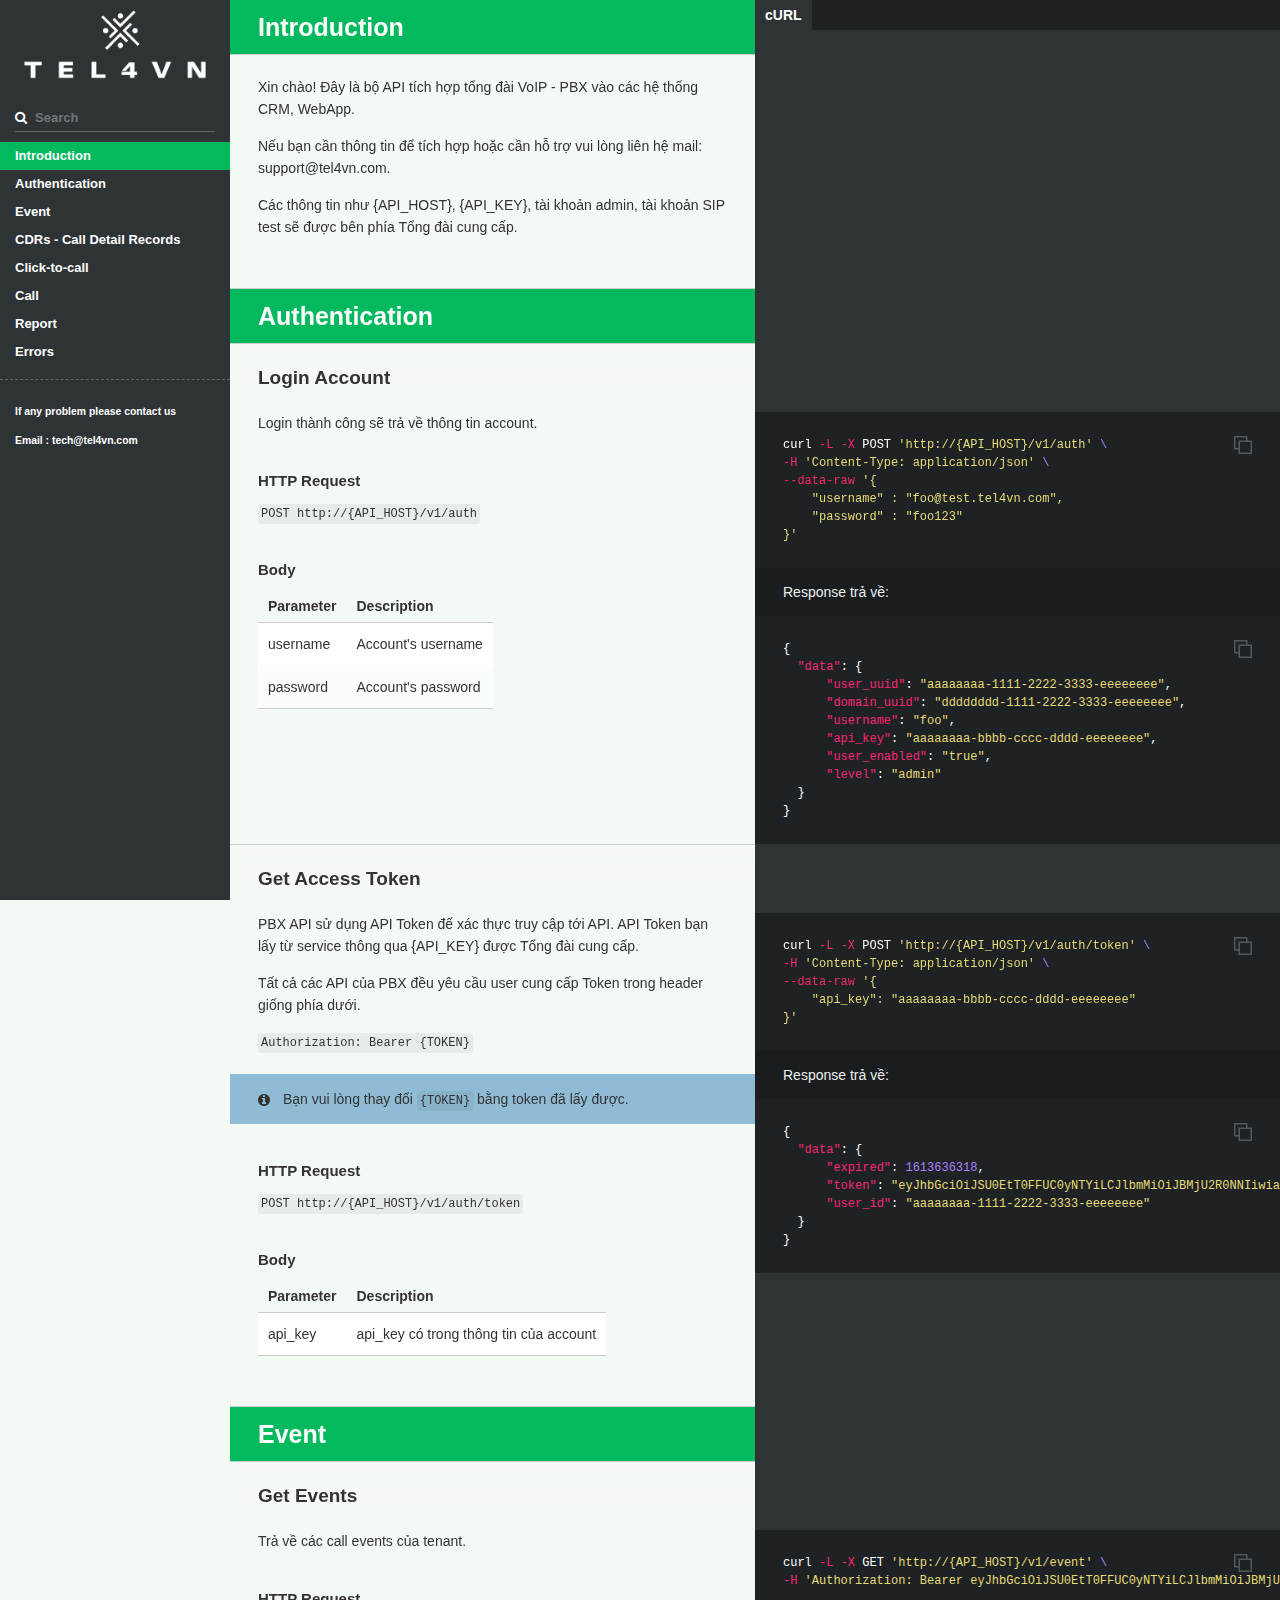
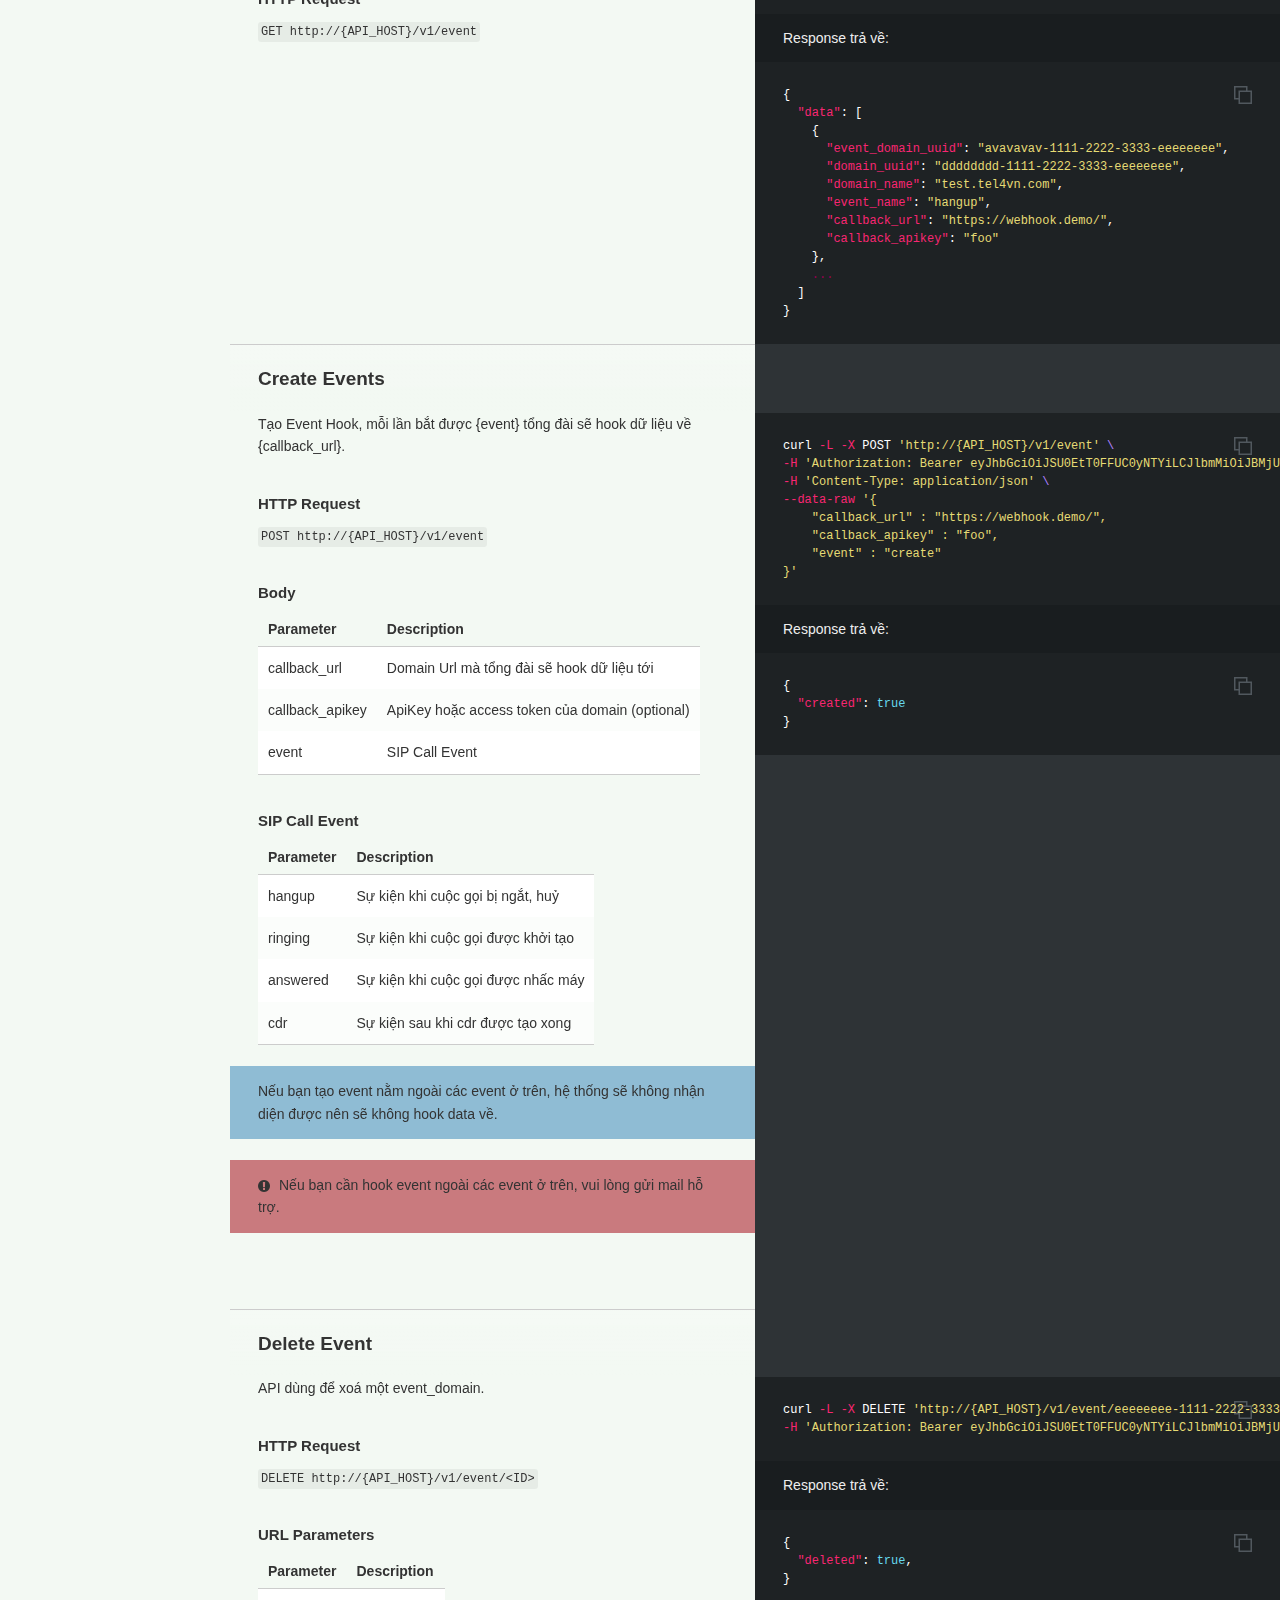
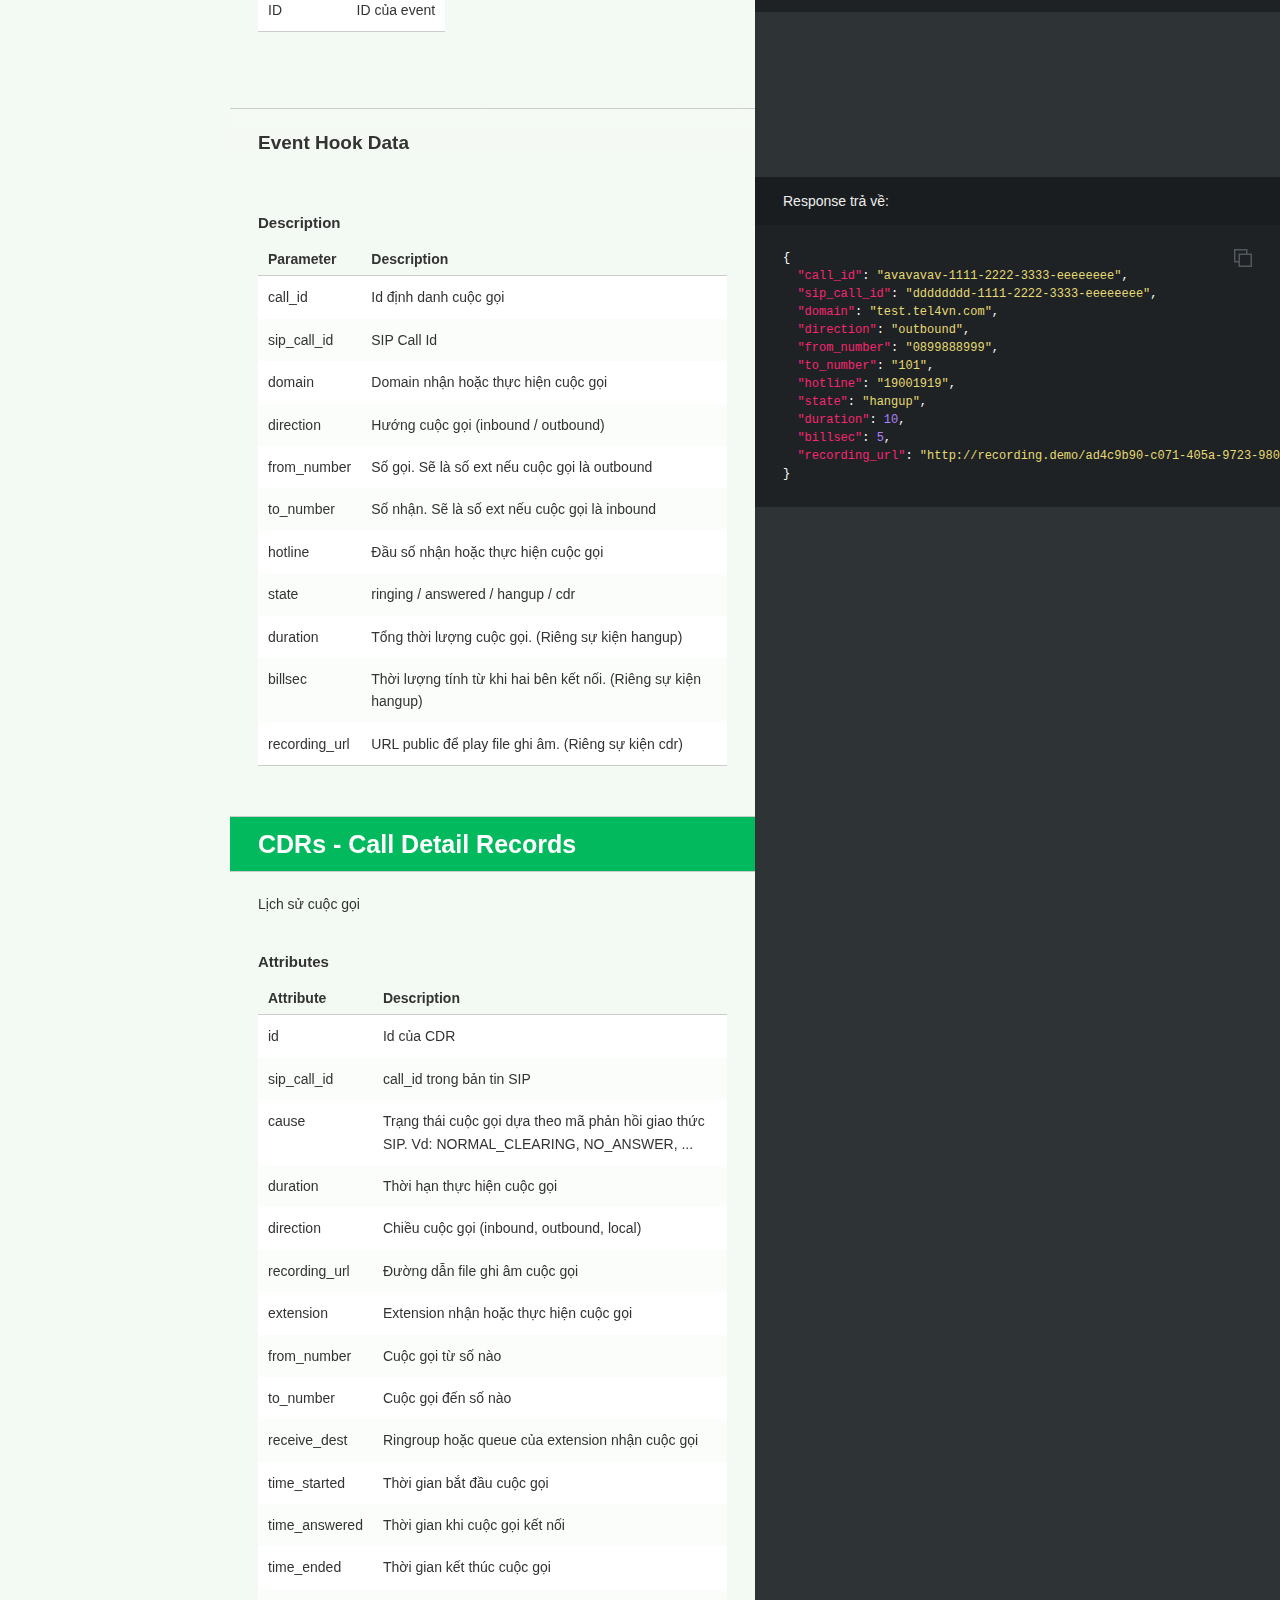
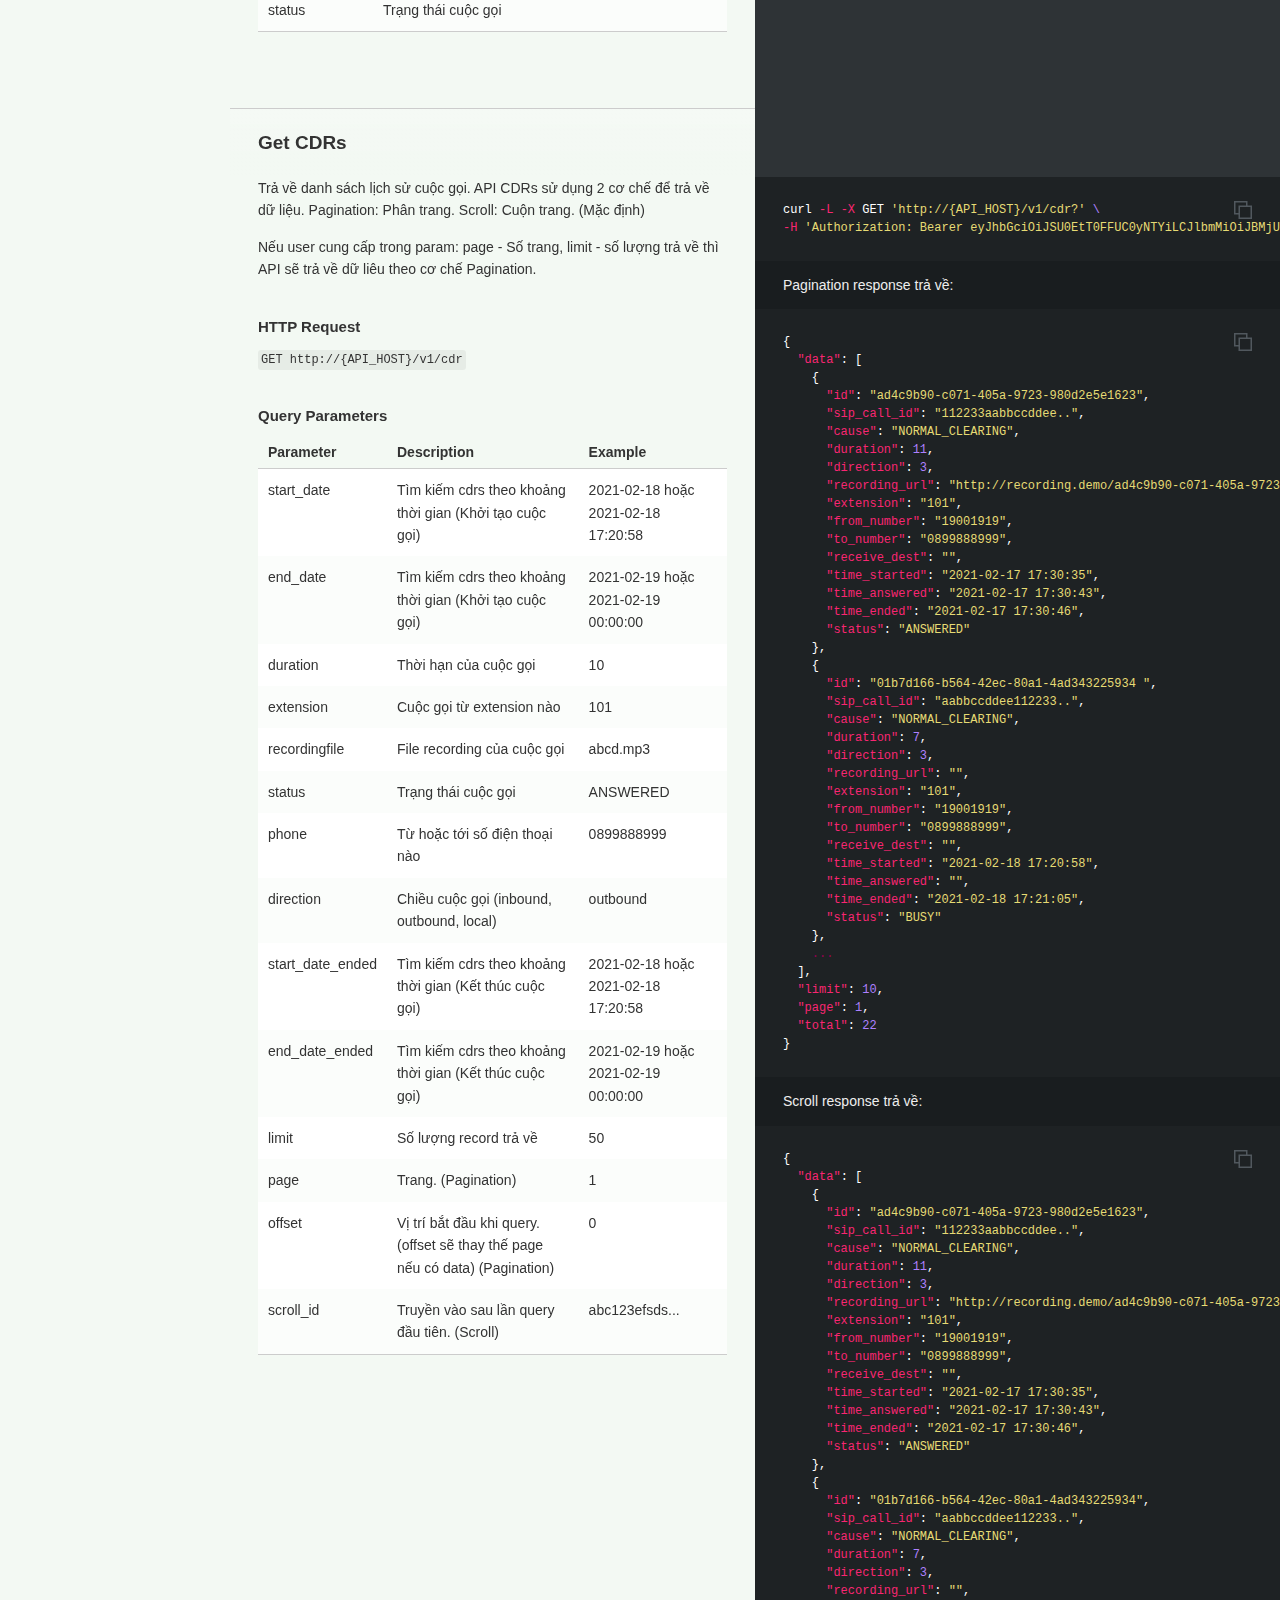
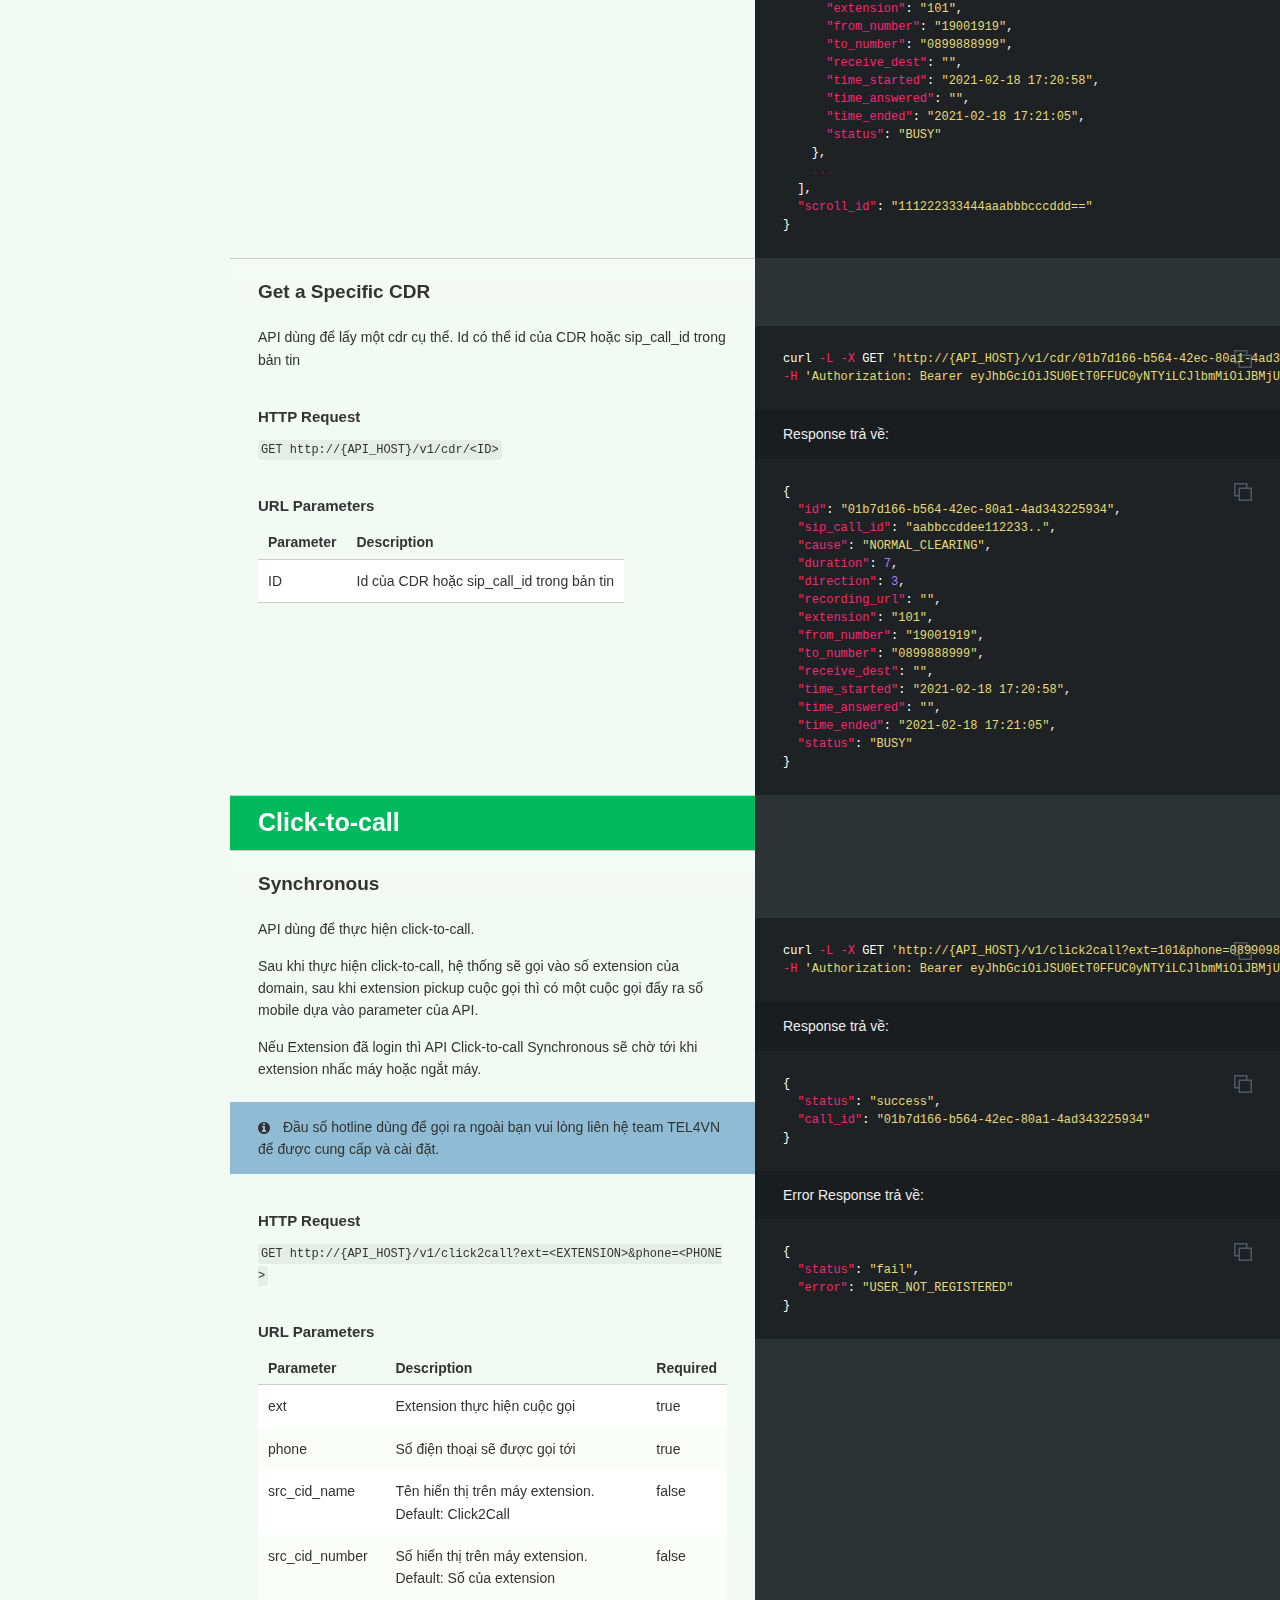
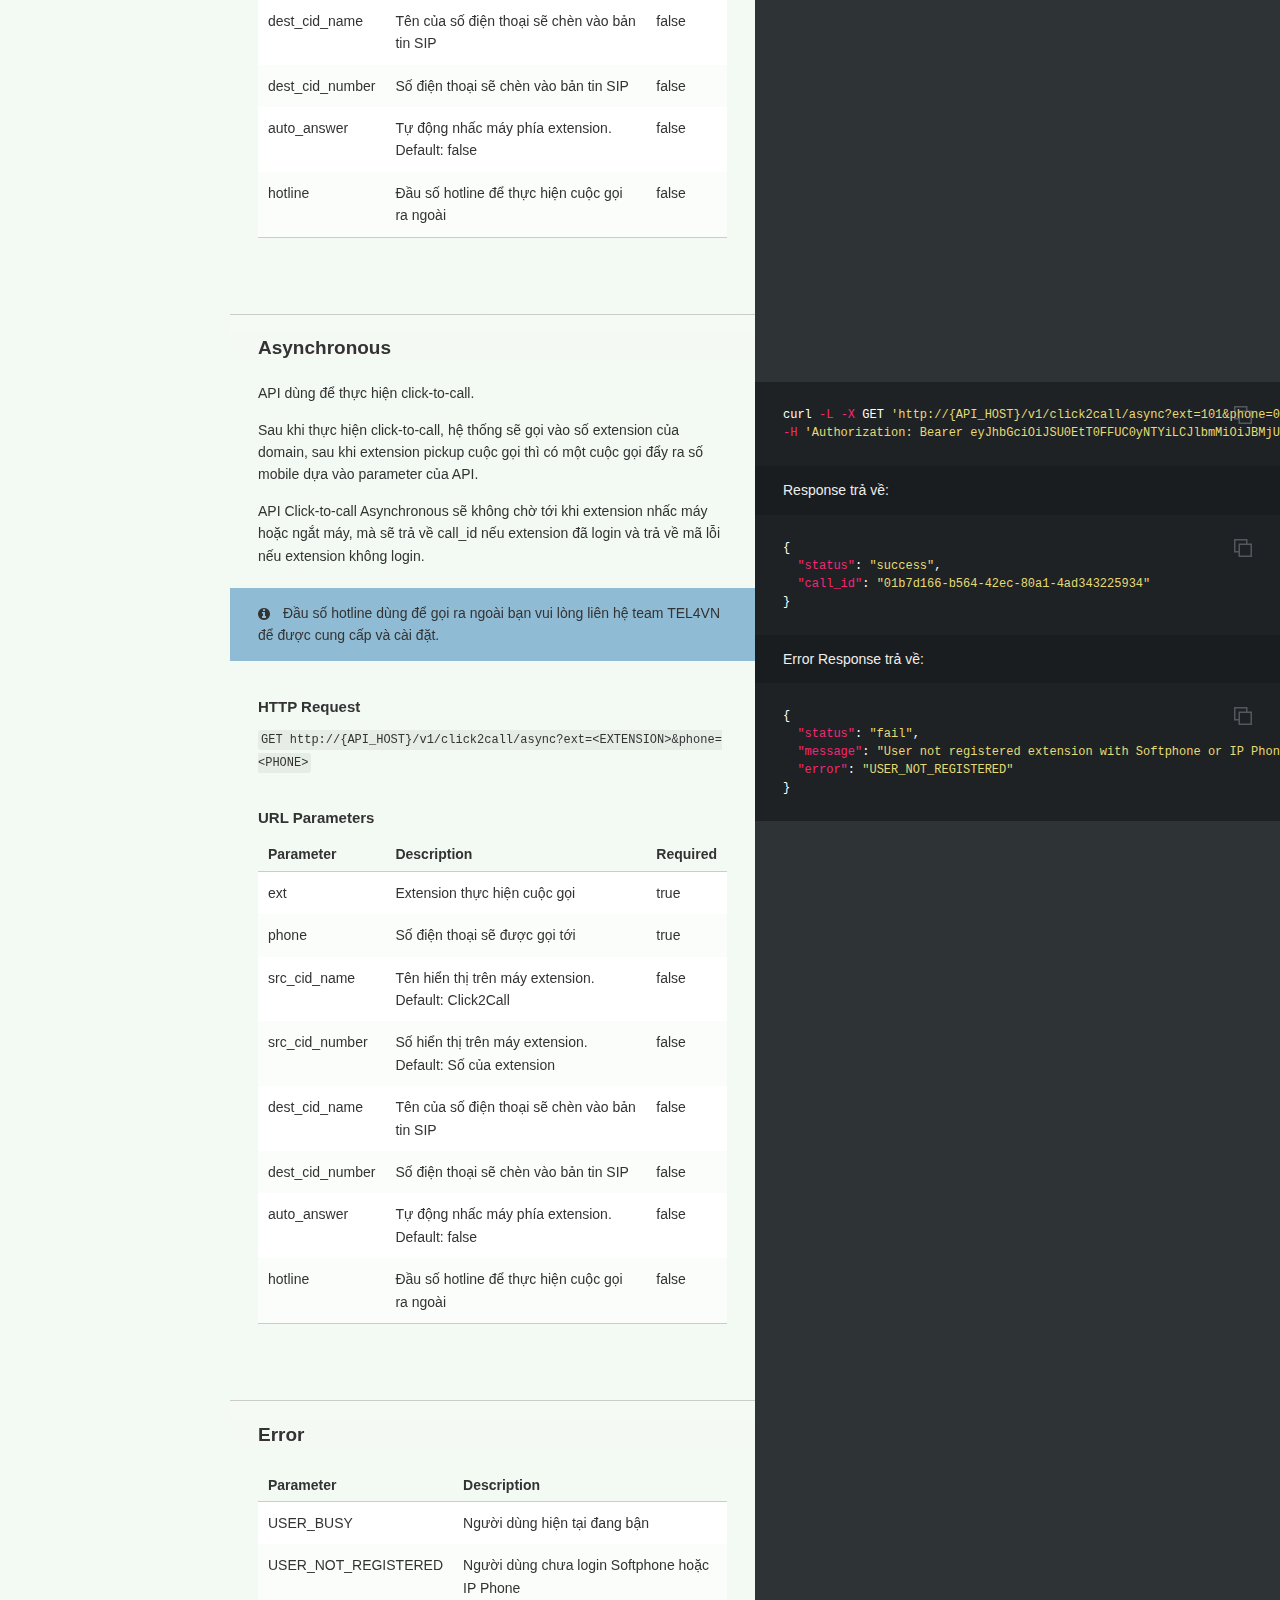
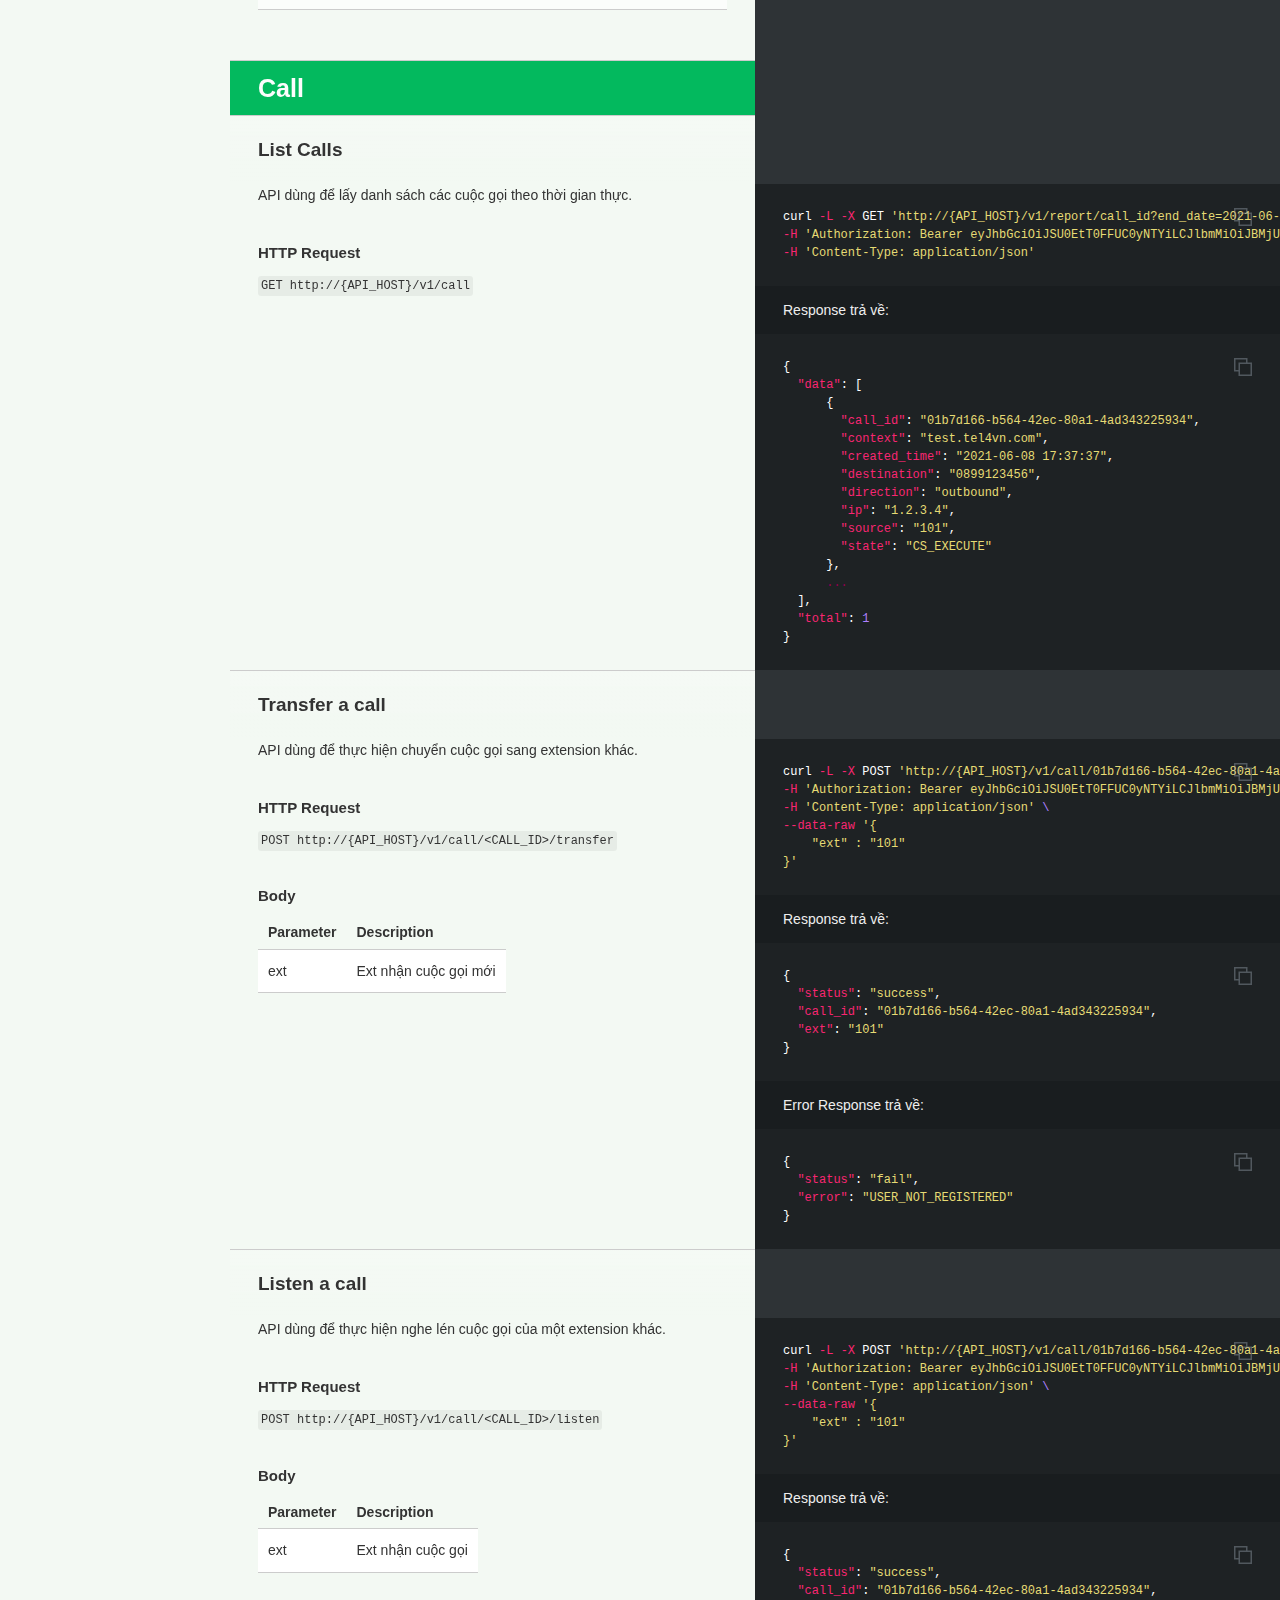
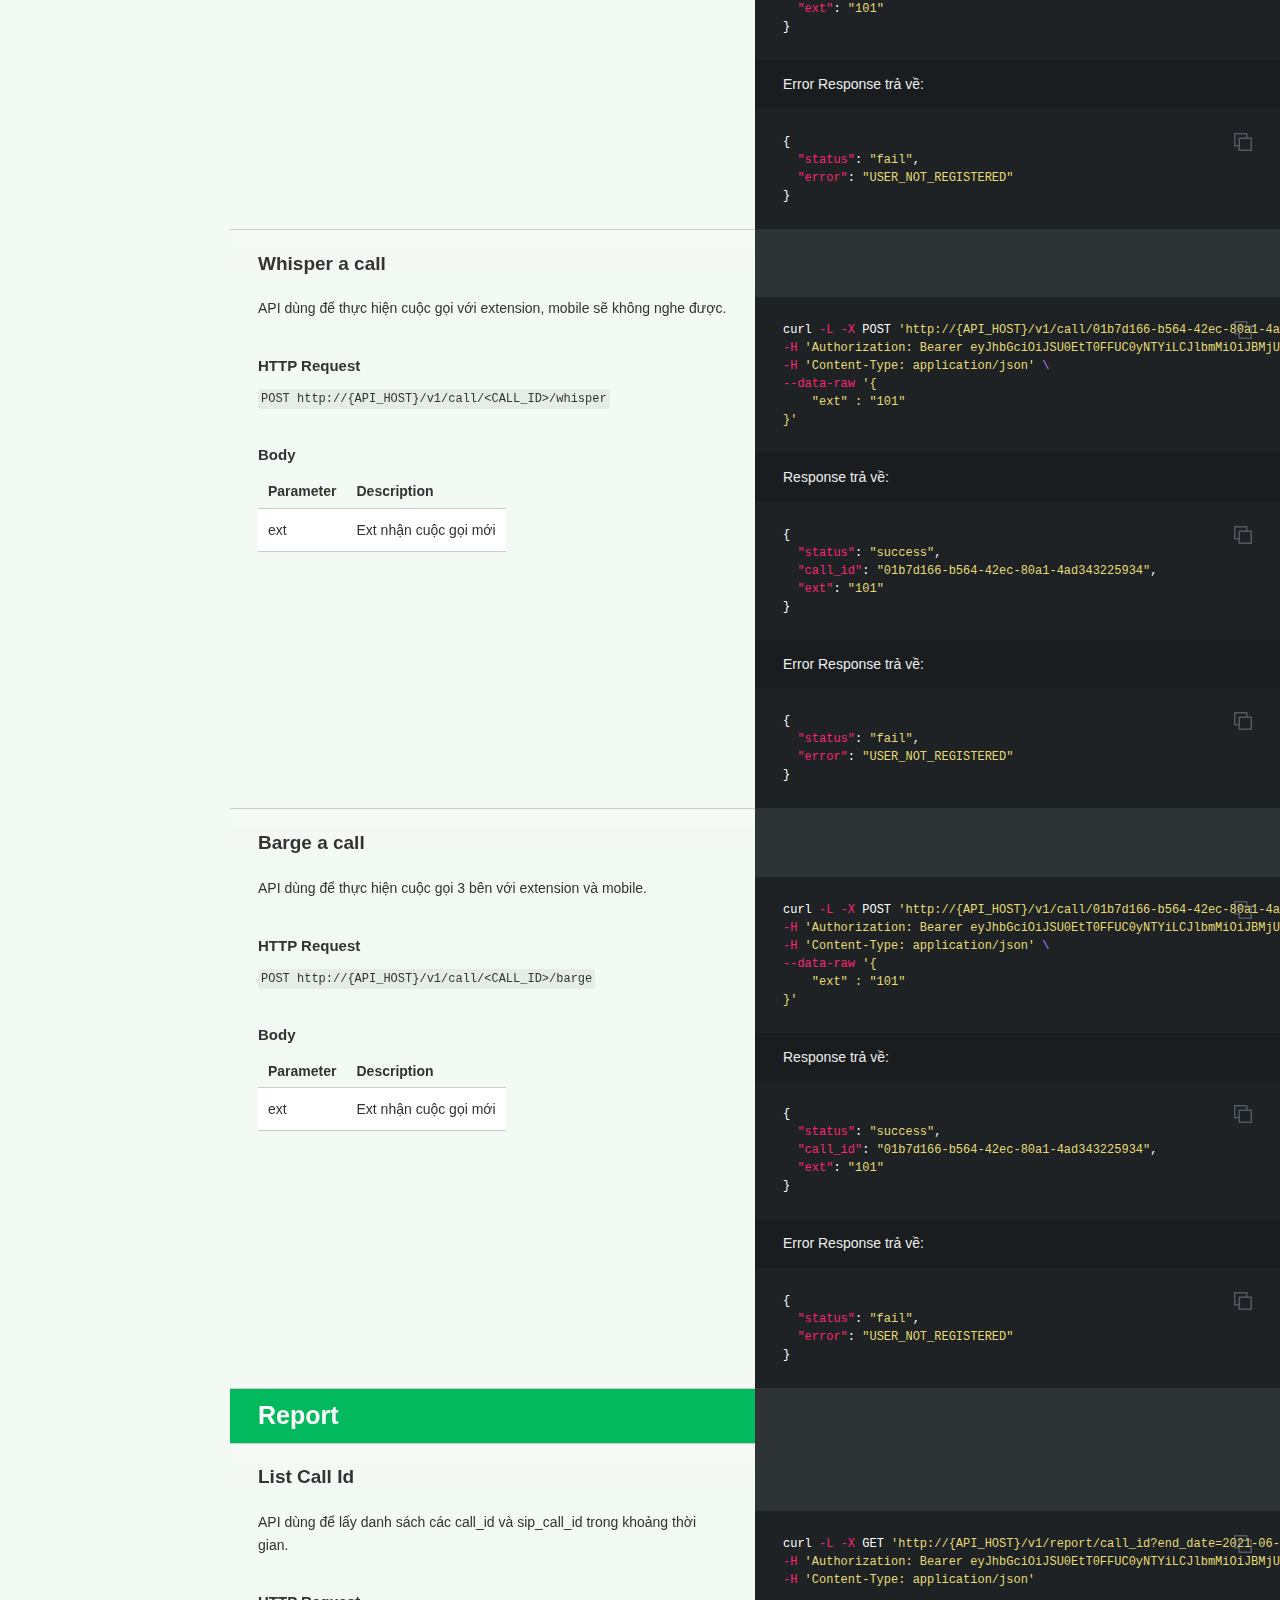
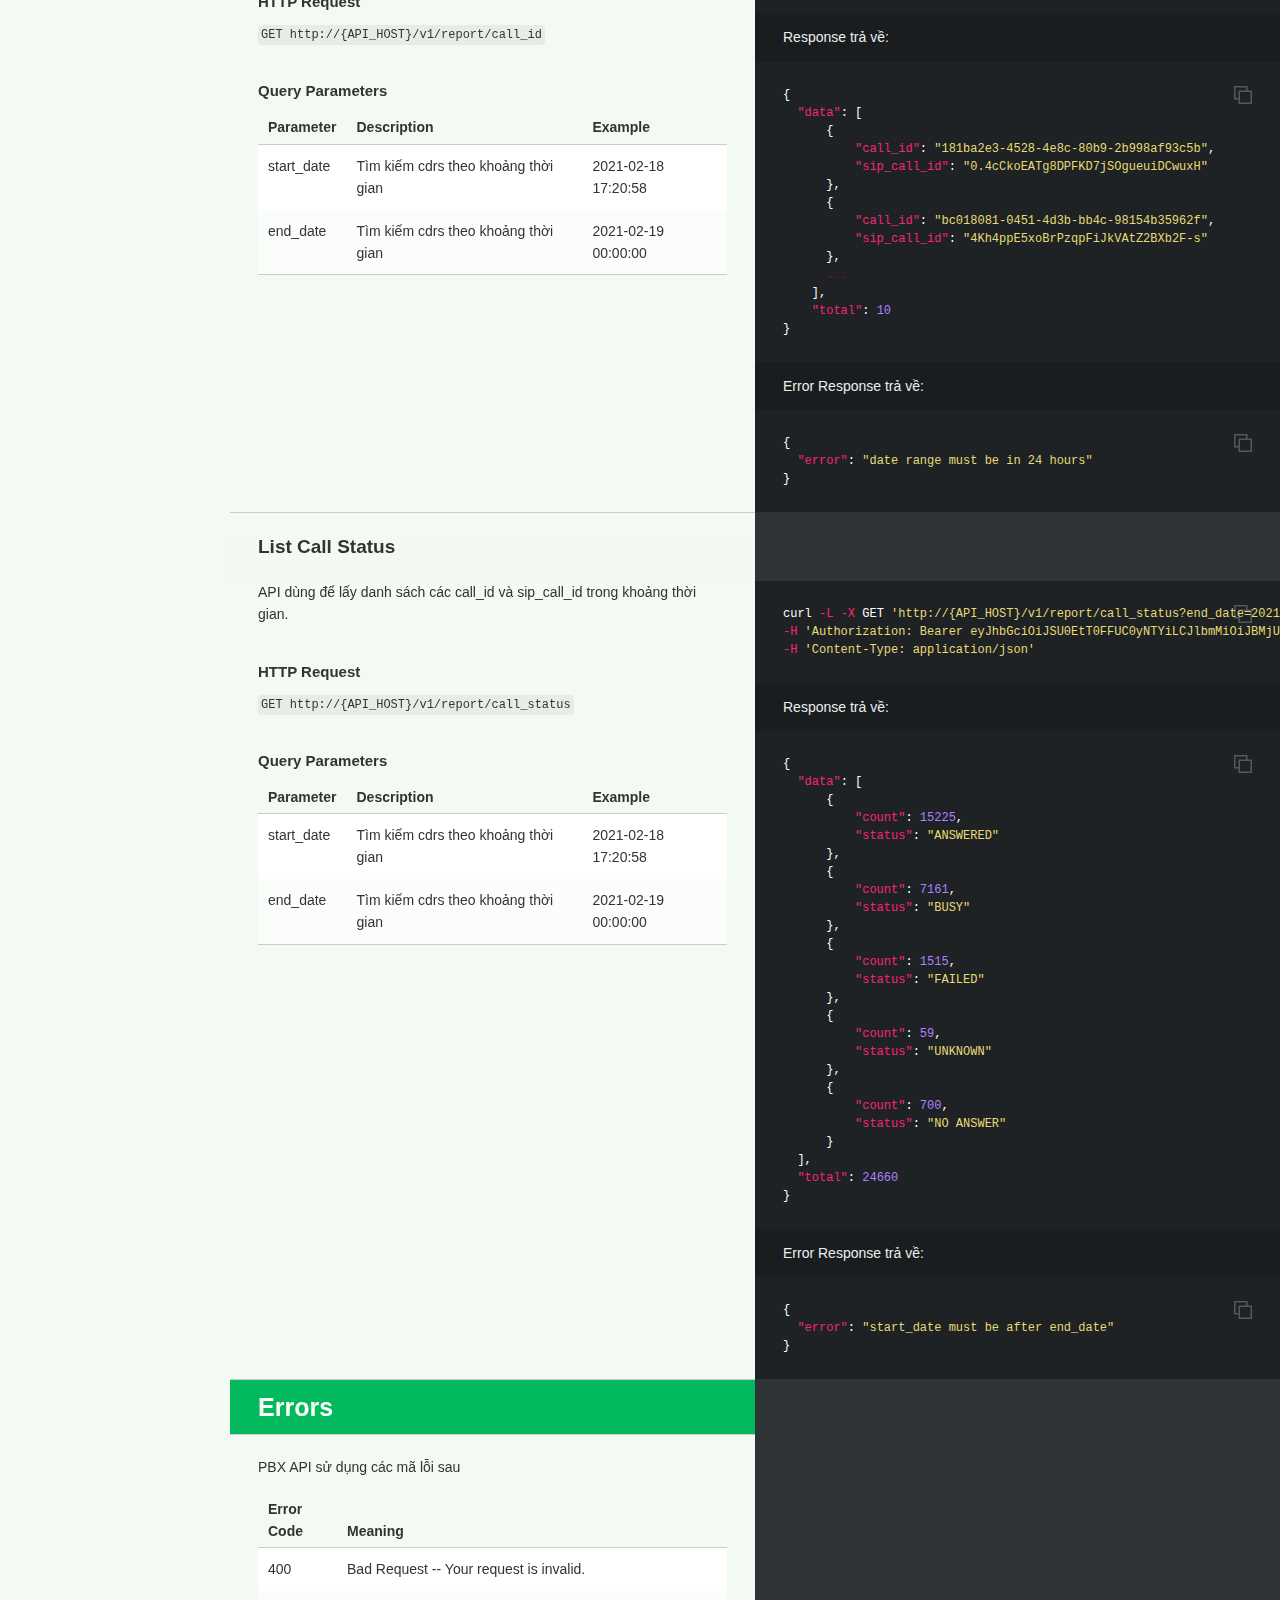
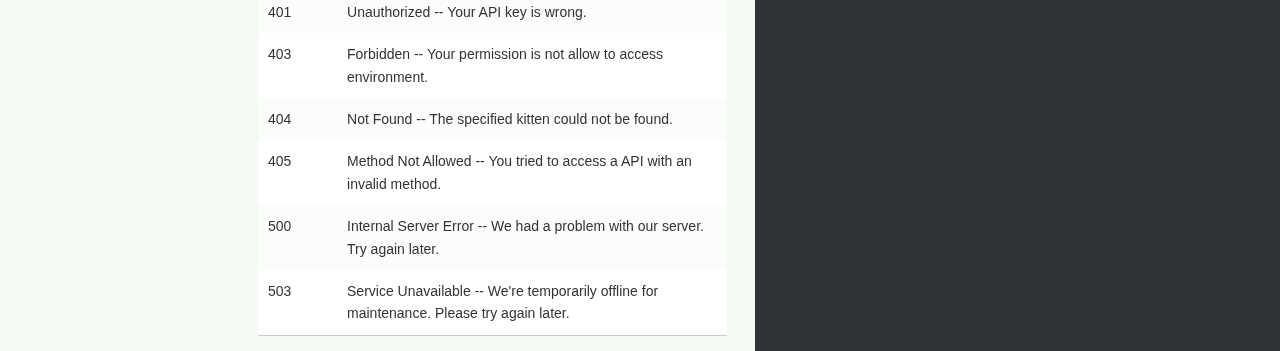
<file: ttl.html>
<!doctype html>
<html>
  <head>
    <meta charset="utf-8">
    <meta content="IE=edge,chrome=1" http-equiv="X-UA-Compatible">
    <meta name="viewport" content="width=device-width, initial-scale=1, maximum-scale=1">
    <title>PBX API Reference</title>

    <style media="screen">
      .highlight table td { padding: 5px; }
.highlight table pre { margin: 0; }
.highlight .gh {
  color: #999999;
}
.highlight .sr {
  color: #f6aa11;
}
.highlight .go {
  color: #888888;
}
.highlight .gp {
  color: #555555;
}
.highlight .gs {
}
.highlight .gu {
  color: #aaaaaa;
}
.highlight .nb {
  color: #f6aa11;
}
.highlight .cm {
  color: #75715e;
}
.highlight .cp {
  color: #75715e;
}
.highlight .c1 {
  color: #75715e;
}
.highlight .cs {
  color: #75715e;
}
.highlight .c, .highlight .ch, .highlight .cd, .highlight .cpf {
  color: #75715e;
}
.highlight .err {
  color: #960050;
}
.highlight .gr {
  color: #960050;
}
.highlight .gt {
  color: #960050;
}
.highlight .gd {
  color: #49483e;
}
.highlight .gi {
  color: #49483e;
}
.highlight .ge {
  color: #49483e;
}
.highlight .kc {
  color: #66d9ef;
}
.highlight .kd {
  color: #66d9ef;
}
.highlight .kr {
  color: #66d9ef;
}
.highlight .no {
  color: #66d9ef;
}
.highlight .kt {
  color: #66d9ef;
}
.highlight .mf {
  color: #ae81ff;
}
.highlight .mh {
  color: #ae81ff;
}
.highlight .il {
  color: #ae81ff;
}
.highlight .mi {
  color: #ae81ff;
}
.highlight .mo {
  color: #ae81ff;
}
.highlight .m, .highlight .mb, .highlight .mx {
  color: #ae81ff;
}
.highlight .sc {
  color: #ae81ff;
}
.highlight .se {
  color: #ae81ff;
}
.highlight .ss {
  color: #ae81ff;
}
.highlight .sd {
  color: #e6db74;
}
.highlight .s2 {
  color: #e6db74;
}
.highlight .sb {
  color: #e6db74;
}
.highlight .sh {
  color: #e6db74;
}
.highlight .si {
  color: #e6db74;
}
.highlight .sx {
  color: #e6db74;
}
.highlight .s1 {
  color: #e6db74;
}
.highlight .s, .highlight .sa, .highlight .dl {
  color: #e6db74;
}
.highlight .na {
  color: #a6e22e;
}
.highlight .nc {
  color: #a6e22e;
}
.highlight .nd {
  color: #a6e22e;
}
.highlight .ne {
  color: #a6e22e;
}
.highlight .nf, .highlight .fm {
  color: #a6e22e;
}
.highlight .vc {
  color: #ffffff;
}
.highlight .nn {
  color: #ffffff;
}
.highlight .ni {
  color: #ffffff;
}
.highlight .bp {
  color: #ffffff;
}
.highlight .vg {
  color: #ffffff;
}
.highlight .vi {
  color: #ffffff;
}
.highlight .nv, .highlight .vm {
  color: #ffffff;
}
.highlight .w {
  color: #ffffff;
}
.highlight {
  color: #ffffff;
}
.highlight .n, .highlight .py, .highlight .nx {
  color: #ffffff;
}
.highlight .nl {
  color: #f92672;
}
.highlight .ow {
  color: #f92672;
}
.highlight .nt {
  color: #f92672;
}
.highlight .k, .highlight .kv {
  color: #f92672;
}
.highlight .kn {
  color: #f92672;
}
.highlight .kp {
  color: #f92672;
}
.highlight .o {
  color: #f92672;
}
    </style>
    <style media="print">
      * {
        -webkit-transition:none!important;
        transition:none!important;
      }
      .highlight table td { padding: 5px; }
.highlight table pre { margin: 0; }
.highlight, .highlight .w {
  color: #586e75;
}
.highlight .err {
  color: #002b36;
  background-color: #dc322f;
}
.highlight .c, .highlight .ch, .highlight .cd, .highlight .cm, .highlight .cpf, .highlight .c1, .highlight .cs {
  color: #657b83;
}
.highlight .cp {
  color: #b58900;
}
.highlight .nt {
  color: #b58900;
}
.highlight .o, .highlight .ow {
  color: #93a1a1;
}
.highlight .p, .highlight .pi {
  color: #93a1a1;
}
.highlight .gi {
  color: #859900;
}
.highlight .gd {
  color: #dc322f;
}
.highlight .gh {
  color: #268bd2;
  background-color: #002b36;
  font-weight: bold;
}
.highlight .k, .highlight .kn, .highlight .kp, .highlight .kr, .highlight .kv {
  color: #6c71c4;
}
.highlight .kc {
  color: #cb4b16;
}
.highlight .kt {
  color: #cb4b16;
}
.highlight .kd {
  color: #cb4b16;
}
.highlight .s, .highlight .sb, .highlight .sc, .highlight .dl, .highlight .sd, .highlight .s2, .highlight .sh, .highlight .sx, .highlight .s1 {
  color: #859900;
}
.highlight .sa {
  color: #6c71c4;
}
.highlight .sr {
  color: #2aa198;
}
.highlight .si {
  color: #d33682;
}
.highlight .se {
  color: #d33682;
}
.highlight .nn {
  color: #b58900;
}
.highlight .nc {
  color: #b58900;
}
.highlight .no {
  color: #b58900;
}
.highlight .na {
  color: #268bd2;
}
.highlight .m, .highlight .mb, .highlight .mf, .highlight .mh, .highlight .mi, .highlight .il, .highlight .mo, .highlight .mx {
  color: #859900;
}
.highlight .ss {
  color: #859900;
}
    </style>
    <link href="stylesheets/screen-2ede71d7.css" rel="stylesheet" media="screen" />
    <link href="stylesheets/print-953e3353.css" rel="stylesheet" media="print" />
      <script src="javascripts/all-e033bdd3.js"></script>

    <script>
      $(function() { setupCodeCopy(); });
    </script>
    <link href="images/favicon-639cf3ec.ico" rel="icon" type="image/ico" />
  </head>

  <body class="ttl" data-languages="[&quot;shell&quot;]">
    <a href="#" id="nav-button">
      <span>
        NAV
        <img src="images/navbar-cad8cdcb.png" alt="" />
      </span>
    </a>
    <div class="toc-wrapper">
      <img src="images/logo-4a7690d9.png" class="logo" alt="" />
        <div class="lang-selector">
              <a href="#" data-language-name="shell">cURL</a>
        </div>
        <div class="search">
          <input type="text" class="search" id="input-search" placeholder="Search">
        </div>
        <ul class="search-results"></ul>
      <ul id="toc" class="toc-list-h1">
          <li>
            <a href="#introduction" class="toc-h1 toc-link" data-title="Introduction">Introduction</a>
          </li>
          <li>
            <a href="#authentication" class="toc-h1 toc-link" data-title="Authentication">Authentication</a>
              <ul class="toc-list-h2">
                  <li>
                    <a href="#login-account" class="toc-h2 toc-link" data-title="Login Account">Login Account</a>
                  </li>
                  <li>
                    <a href="#get-access-token" class="toc-h2 toc-link" data-title="Get Access Token">Get Access Token</a>
                  </li>
              </ul>
          </li>
          <li>
            <a href="#event" class="toc-h1 toc-link" data-title="Event">Event</a>
              <ul class="toc-list-h2">
                  <li>
                    <a href="#get-events" class="toc-h2 toc-link" data-title="Get Events">Get Events</a>
                  </li>
                  <li>
                    <a href="#create-events" class="toc-h2 toc-link" data-title="Create Events">Create Events</a>
                  </li>
                  <li>
                    <a href="#delete-event" class="toc-h2 toc-link" data-title="Delete Event">Delete Event</a>
                  </li>
                  <li>
                    <a href="#event-hook-data" class="toc-h2 toc-link" data-title="Event Hook Data">Event Hook Data</a>
                  </li>
              </ul>
          </li>
          <li>
            <a href="#cdrs-call-detail-records" class="toc-h1 toc-link" data-title="CDRs - Call Detail Records">CDRs - Call Detail Records</a>
              <ul class="toc-list-h2">
                  <li>
                    <a href="#attributes" class="toc-h2 toc-link" data-title="Attributes">Attributes</a>
                  </li>
                  <li>
                    <a href="#get-cdrs" class="toc-h2 toc-link" data-title="Get CDRs">Get CDRs</a>
                  </li>
                  <li>
                    <a href="#get-a-specific-cdr" class="toc-h2 toc-link" data-title="Get a Specific CDR">Get a Specific CDR</a>
                  </li>
              </ul>
          </li>
          <li>
            <a href="#click-to-call" class="toc-h1 toc-link" data-title="Click-to-call">Click-to-call</a>
              <ul class="toc-list-h2">
                  <li>
                    <a href="#synchronous" class="toc-h2 toc-link" data-title="Synchronous">Synchronous</a>
                  </li>
                  <li>
                    <a href="#asynchronous" class="toc-h2 toc-link" data-title="Asynchronous">Asynchronous</a>
                  </li>
                  <li>
                    <a href="#error" class="toc-h2 toc-link" data-title="Error">Error</a>
                  </li>
              </ul>
          </li>
          <li>
            <a href="#call" class="toc-h1 toc-link" data-title="Call">Call</a>
              <ul class="toc-list-h2">
                  <li>
                    <a href="#list-calls" class="toc-h2 toc-link" data-title="List Calls">List Calls</a>
                  </li>
                  <li>
                    <a href="#transfer-a-call" class="toc-h2 toc-link" data-title="Transfer a call">Transfer a call</a>
                  </li>
                  <li>
                    <a href="#listen-a-call" class="toc-h2 toc-link" data-title="Listen a call">Listen a call</a>
                  </li>
                  <li>
                    <a href="#whisper-a-call" class="toc-h2 toc-link" data-title="Whisper a call">Whisper a call</a>
                  </li>
                  <li>
                    <a href="#barge-a-call" class="toc-h2 toc-link" data-title="Barge a call">Barge a call</a>
                  </li>
              </ul>
          </li>
          <li>
            <a href="#report" class="toc-h1 toc-link" data-title="Report">Report</a>
              <ul class="toc-list-h2">
                  <li>
                    <a href="#list-call-id" class="toc-h2 toc-link" data-title="List Call Id">List Call Id</a>
                  </li>
                  <li>
                    <a href="#list-call-status" class="toc-h2 toc-link" data-title="List Call Status">List Call Status</a>
                  </li>
              </ul>
          </li>
          <li>
            <a href="#errors" class="toc-h1 toc-link" data-title="Errors">Errors</a>
          </li>
      </ul>
        <ul class="toc-footer">
            <li><p>If any problem please contact us</p></li>
            <li><li>Email &#58; tech@tel4vn.com</li></li>
        </ul>
    </div>
    <div class="page-wrapper">
      <div class="dark-box"></div>
      <div class="content">
        <h1 id='introduction'>Introduction</h1>
<p>Xin chào! Đây là bộ API tích hợp tổng đài VoIP - PBX vào các hệ thống CRM, WebApp.</p>

<p>Nếu bạn cần thông tin để tích hợp hoặc cần hỗ trợ vui lòng liên hệ mail: support@tel4vn.com.</p>

<p>Các thông tin như {API_HOST}, {API_KEY}, tài khoản admin, tài khoản SIP test sẽ được bên phía Tổng đài cung cấp.</p>
<h1 id='authentication'>Authentication</h1><h2 id='login-account'>Login Account</h2><div class="highlight"><pre class="highlight shell tab-shell"><code>curl <span class="nt">-L</span> <span class="nt">-X</span> POST <span class="s1">'http://{API_HOST}/v1/auth'</span> <span class="se">\</span>
<span class="nt">-H</span> <span class="s1">'Content-Type: application/json'</span> <span class="se">\</span>
<span class="nt">--data-raw</span> <span class="s1">'{
    "username" : "foo@test.tel4vn.com",
    "password" : "foo123"
}'</span>
</code></pre></div>
<blockquote>
<p>Response trả về:</p>
</blockquote>
<div class="highlight"><pre class="highlight json tab-json"><code><span class="p">{</span><span class="w">
  </span><span class="nl">"data"</span><span class="p">:</span><span class="w"> </span><span class="p">{</span><span class="w">
      </span><span class="nl">"user_uuid"</span><span class="p">:</span><span class="w"> </span><span class="s2">"aaaaaaaa-1111-2222-3333-eeeeeeee"</span><span class="p">,</span><span class="w">
      </span><span class="nl">"domain_uuid"</span><span class="p">:</span><span class="w"> </span><span class="s2">"dddddddd-1111-2222-3333-eeeeeeee"</span><span class="p">,</span><span class="w">
      </span><span class="nl">"username"</span><span class="p">:</span><span class="w"> </span><span class="s2">"foo"</span><span class="p">,</span><span class="w">
      </span><span class="nl">"api_key"</span><span class="p">:</span><span class="w"> </span><span class="s2">"aaaaaaaa-bbbb-cccc-dddd-eeeeeeee"</span><span class="p">,</span><span class="w">
      </span><span class="nl">"user_enabled"</span><span class="p">:</span><span class="w"> </span><span class="s2">"true"</span><span class="p">,</span><span class="w">
      </span><span class="nl">"level"</span><span class="p">:</span><span class="w"> </span><span class="s2">"admin"</span><span class="w">
  </span><span class="p">}</span><span class="w">
</span><span class="p">}</span><span class="w">
</span></code></pre></div>
<p>Login thành công sẽ trả về thông tin account.</p>
<h3 id='http-request'>HTTP Request</h3>
<p><code>POST http://{API_HOST}/v1/auth</code></p>
<h3 id='body'>Body</h3>
<table><thead>
<tr>
<th>Parameter</th>
<th>Description</th>
</tr>
</thead><tbody>
<tr>
<td>username</td>
<td>Account&#39;s username</td>
</tr>
<tr>
<td>password</td>
<td>Account&#39;s password</td>
</tr>
</tbody></table>
<h2 id='get-access-token'>Get Access Token</h2><div class="highlight"><pre class="highlight shell tab-shell"><code>curl <span class="nt">-L</span> <span class="nt">-X</span> POST <span class="s1">'http://{API_HOST}/v1/auth/token'</span> <span class="se">\</span>
<span class="nt">-H</span> <span class="s1">'Content-Type: application/json'</span> <span class="se">\</span>
<span class="nt">--data-raw</span> <span class="s1">'{
    "api_key": "aaaaaaaa-bbbb-cccc-dddd-eeeeeeee"
}'</span>
</code></pre></div>
<blockquote>
<p>Response trả về:</p>
</blockquote>
<div class="highlight"><pre class="highlight json tab-json"><code><span class="p">{</span><span class="w">
  </span><span class="nl">"data"</span><span class="p">:</span><span class="w"> </span><span class="p">{</span><span class="w">
      </span><span class="nl">"expired"</span><span class="p">:</span><span class="w"> </span><span class="mi">1613636318</span><span class="p">,</span><span class="w">
      </span><span class="nl">"token"</span><span class="p">:</span><span class="w"> </span><span class="s2">"eyJhbGciOiJSU0EtT0FFUC0yNTYiLCJlbmMiOiJBMjU2R0NNIiwiaWF0IjoxNjEzNjMyNzc4fQ.dGhpcyBpcyB0ZXN0IGRhdGE="</span><span class="p">,</span><span class="w">
      </span><span class="nl">"user_id"</span><span class="p">:</span><span class="w"> </span><span class="s2">"aaaaaaaa-1111-2222-3333-eeeeeeee"</span><span class="w">
  </span><span class="p">}</span><span class="w">
</span><span class="p">}</span><span class="w">
</span></code></pre></div>
<p>PBX API sử dụng API Token để xác thực truy cập tới API. API Token bạn lấy từ service thông qua {API_KEY} được Tổng đài cung cấp.</p>

<p>Tất cả các API của PBX đều yêu cầu user cung cấp Token trong header giống phía dưới.</p>

<p><code>Authorization: Bearer {TOKEN}</code></p>

<aside class="notice">
Bạn vui lòng thay đổi <code>{TOKEN}</code> bằng token đã lấy được.
</aside>
<h3 id='http-request-2'>HTTP Request</h3>
<p><code>POST http://{API_HOST}/v1/auth/token</code></p>
<h3 id='body-2'>Body</h3>
<table><thead>
<tr>
<th>Parameter</th>
<th>Description</th>
</tr>
</thead><tbody>
<tr>
<td>api_key</td>
<td>api_key có trong thông tin của account</td>
</tr>
</tbody></table>
<h1 id='event'>Event</h1><h2 id='get-events'>Get Events</h2><div class="highlight"><pre class="highlight shell tab-shell"><code>curl <span class="nt">-L</span> <span class="nt">-X</span> GET <span class="s1">'http://{API_HOST}/v1/event'</span> <span class="se">\</span>
<span class="nt">-H</span> <span class="s1">'Authorization: Bearer eyJhbGciOiJSU0EtT0FFUC0yNTYiLCJlbmMiOiJBMjU2R0NNIiwiaWF0IjoxNjEzNjMyNzc4fQ.dGhpcyBpcyB0ZXN0IGRhdGE='</span>
</code></pre></div>
<blockquote>
<p>Response trả về:</p>
</blockquote>
<div class="highlight"><pre class="highlight json tab-json"><code><span class="p">{</span><span class="w">
  </span><span class="nl">"data"</span><span class="p">:</span><span class="w"> </span><span class="p">[</span><span class="w">
    </span><span class="p">{</span><span class="w">
      </span><span class="nl">"event_domain_uuid"</span><span class="p">:</span><span class="w"> </span><span class="s2">"avavavav-1111-2222-3333-eeeeeeee"</span><span class="p">,</span><span class="w">
      </span><span class="nl">"domain_uuid"</span><span class="p">:</span><span class="w"> </span><span class="s2">"dddddddd-1111-2222-3333-eeeeeeee"</span><span class="p">,</span><span class="w">
      </span><span class="nl">"domain_name"</span><span class="p">:</span><span class="w"> </span><span class="s2">"test.tel4vn.com"</span><span class="p">,</span><span class="w">
      </span><span class="nl">"event_name"</span><span class="p">:</span><span class="w"> </span><span class="s2">"hangup"</span><span class="p">,</span><span class="w">
      </span><span class="nl">"callback_url"</span><span class="p">:</span><span class="w"> </span><span class="s2">"https://webhook.demo/"</span><span class="p">,</span><span class="w">
      </span><span class="nl">"callback_apikey"</span><span class="p">:</span><span class="w"> </span><span class="s2">"foo"</span><span class="w">
    </span><span class="p">},</span><span class="w">
    </span><span class="err">...</span><span class="w">
  </span><span class="p">]</span><span class="w">
</span><span class="p">}</span><span class="w">
</span></code></pre></div>
<p>Trả về các call events của tenant.</p>
<h3 id='http-request-3'>HTTP Request</h3>
<p><code>GET http://{API_HOST}/v1/event</code></p>
<h2 id='create-events'>Create Events</h2><div class="highlight"><pre class="highlight shell tab-shell"><code>curl <span class="nt">-L</span> <span class="nt">-X</span> POST <span class="s1">'http://{API_HOST}/v1/event'</span> <span class="se">\</span>
<span class="nt">-H</span> <span class="s1">'Authorization: Bearer eyJhbGciOiJSU0EtT0FFUC0yNTYiLCJlbmMiOiJBMjU2R0NNIiwiaWF0IjoxNjEzNjMyNzc4fQ.dGhpcyBpcyB0ZXN0IGRhdGE='</span> <span class="se">\</span>
<span class="nt">-H</span> <span class="s1">'Content-Type: application/json'</span> <span class="se">\</span>
<span class="nt">--data-raw</span> <span class="s1">'{
    "callback_url" : "https://webhook.demo/",
    "callback_apikey" : "foo",
    "event" : "create"
}'</span>
</code></pre></div>
<blockquote>
<p>Response trả về:</p>
</blockquote>
<div class="highlight"><pre class="highlight json tab-json"><code><span class="p">{</span><span class="w">
  </span><span class="nl">"created"</span><span class="p">:</span><span class="w"> </span><span class="kc">true</span><span class="w">
</span><span class="p">}</span><span class="w">
</span></code></pre></div>
<p>Tạo Event Hook, mỗi lần bắt được {event} tổng đài sẽ hook dữ liệu về {callback_url}.</p>
<h3 id='http-request-4'>HTTP Request</h3>
<p><code>POST http://{API_HOST}/v1/event</code></p>
<h3 id='body-3'>Body</h3>
<table><thead>
<tr>
<th>Parameter</th>
<th>Description</th>
</tr>
</thead><tbody>
<tr>
<td>callback_url</td>
<td>Domain Url mà tổng đài sẽ hook dữ liệu tới</td>
</tr>
<tr>
<td>callback_apikey</td>
<td>ApiKey hoặc access token của domain (optional)</td>
</tr>
<tr>
<td>event</td>
<td>SIP Call Event</td>
</tr>
</tbody></table>
<h3 id='sip-call-event'>SIP Call Event</h3>
<table><thead>
<tr>
<th>Parameter</th>
<th>Description</th>
</tr>
</thead><tbody>
<tr>
<td>hangup</td>
<td>Sự kiện khi cuộc gọi bị ngắt, huỷ</td>
</tr>
<tr>
<td>ringing</td>
<td>Sự kiện khi cuộc gọi được khởi tạo</td>
</tr>
<tr>
<td>answered</td>
<td>Sự kiện khi cuộc gọi được nhấc máy</td>
</tr>
<tr>
<td>cdr</td>
<td>Sự kiện sau khi cdr được tạo xong</td>
</tr>
</tbody></table>

<aside class="danger">Nếu bạn tạo event nằm ngoài các event ở trên, hệ thống sẽ không nhận diện được nên sẽ không hook data về.</aside>

<aside class="warning">Nếu bạn cần hook event ngoài các event ở trên, vui lòng gửi mail hỗ trợ.</aside>
<h2 id='delete-event'>Delete Event</h2><div class="highlight"><pre class="highlight shell tab-shell"><code>curl <span class="nt">-L</span> <span class="nt">-X</span> DELETE <span class="s1">'http://{API_HOST}/v1/event/eeeeeeee-1111-2222-3333-eeeeeeee'</span> <span class="se">\</span>
<span class="nt">-H</span> <span class="s1">'Authorization: Bearer eyJhbGciOiJSU0EtT0FFUC0yNTYiLCJlbmMiOiJBMjU2R0NNIiwiaWF0IjoxNjEzNjMyNzc4fQ.dGhpcyBpcyB0ZXN0IGRhdGE='</span> 
</code></pre></div>
<blockquote>
<p>Response trả về:</p>
</blockquote>
<div class="highlight"><pre class="highlight json tab-json"><code><span class="p">{</span><span class="w">
  </span><span class="nl">"deleted"</span><span class="p">:</span><span class="w"> </span><span class="kc">true</span><span class="p">,</span><span class="w">
</span><span class="p">}</span><span class="w">
</span></code></pre></div>
<p>API dùng để xoá một event_domain.</p>
<h3 id='http-request-5'>HTTP Request</h3>
<p><code>DELETE http://{API_HOST}/v1/event/&lt;ID&gt;</code></p>
<h3 id='url-parameters'>URL Parameters</h3>
<table><thead>
<tr>
<th>Parameter</th>
<th>Description</th>
</tr>
</thead><tbody>
<tr>
<td>ID</td>
<td>ID của event</td>
</tr>
</tbody></table>
<h2 id='event-hook-data'>Event Hook Data</h2>
<blockquote>
<p>Response trả về:</p>
</blockquote>
<div class="highlight"><pre class="highlight json tab-json"><code><span class="p">{</span><span class="w">
  </span><span class="nl">"call_id"</span><span class="p">:</span><span class="w"> </span><span class="s2">"avavavav-1111-2222-3333-eeeeeeee"</span><span class="p">,</span><span class="w">
  </span><span class="nl">"sip_call_id"</span><span class="p">:</span><span class="w"> </span><span class="s2">"dddddddd-1111-2222-3333-eeeeeeee"</span><span class="p">,</span><span class="w">
  </span><span class="nl">"domain"</span><span class="p">:</span><span class="w"> </span><span class="s2">"test.tel4vn.com"</span><span class="p">,</span><span class="w">
  </span><span class="nl">"direction"</span><span class="p">:</span><span class="w"> </span><span class="s2">"outbound"</span><span class="p">,</span><span class="w">
  </span><span class="nl">"from_number"</span><span class="p">:</span><span class="w"> </span><span class="s2">"0899888999"</span><span class="p">,</span><span class="w">
  </span><span class="nl">"to_number"</span><span class="p">:</span><span class="w"> </span><span class="s2">"101"</span><span class="p">,</span><span class="w">
  </span><span class="nl">"hotline"</span><span class="p">:</span><span class="w"> </span><span class="s2">"19001919"</span><span class="p">,</span><span class="w">
  </span><span class="nl">"state"</span><span class="p">:</span><span class="w"> </span><span class="s2">"hangup"</span><span class="p">,</span><span class="w">
  </span><span class="nl">"duration"</span><span class="p">:</span><span class="w"> </span><span class="mi">10</span><span class="p">,</span><span class="w">
  </span><span class="nl">"billsec"</span><span class="p">:</span><span class="w"> </span><span class="mi">5</span><span class="p">,</span><span class="w">
  </span><span class="nl">"recording_url"</span><span class="p">:</span><span class="w"> </span><span class="s2">"http://recording.demo/ad4c9b90-c071-405a-9723-980d2e5e1623"</span><span class="w">
</span><span class="p">}</span><span class="w">
</span></code></pre></div><h3 id='description'>Description</h3>
<table><thead>
<tr>
<th>Parameter</th>
<th>Description</th>
</tr>
</thead><tbody>
<tr>
<td>call_id</td>
<td>Id định danh cuộc gọi</td>
</tr>
<tr>
<td>sip_call_id</td>
<td>SIP Call Id</td>
</tr>
<tr>
<td>domain</td>
<td>Domain nhận hoặc thực hiện cuộc gọi</td>
</tr>
<tr>
<td>direction</td>
<td>Hướng cuộc gọi (inbound / outbound)</td>
</tr>
<tr>
<td>from_number</td>
<td>Số gọi. Sẽ là số ext nếu cuộc gọi là outbound</td>
</tr>
<tr>
<td>to_number</td>
<td>Số nhận. Sẽ là số ext nếu cuộc gọi là inbound</td>
</tr>
<tr>
<td>hotline</td>
<td>Đầu số nhận hoặc thực hiện cuộc gọi</td>
</tr>
<tr>
<td>state</td>
<td>ringing / answered / hangup / cdr</td>
</tr>
<tr>
<td>duration</td>
<td>Tổng thời lượng cuộc gọi. (Riêng sự kiện hangup)</td>
</tr>
<tr>
<td>billsec</td>
<td>Thời lượng tính từ khi hai bên kết nối. (Riêng sự kiện hangup)</td>
</tr>
<tr>
<td>recording_url</td>
<td>URL public để play file ghi âm. (Riêng sự kiện cdr)</td>
</tr>
</tbody></table>
<h1 id='cdrs-call-detail-records'>CDRs - Call Detail Records</h1>
<p>Lịch sử cuộc gọi</p>
<h3 id='attributes'>Attributes</h3>
<table><thead>
<tr>
<th>Attribute</th>
<th>Description</th>
</tr>
</thead><tbody>
<tr>
<td>id</td>
<td>Id của CDR</td>
</tr>
<tr>
<td>sip_call_id</td>
<td>call_id trong bản tin SIP</td>
</tr>
<tr>
<td>cause</td>
<td>Trạng thái cuộc gọi dựa theo mã phản hồi giao thức SIP. Vd: NORMAL_CLEARING, NO_ANSWER, ...</td>
</tr>
<tr>
<td>duration</td>
<td>Thời hạn thực hiện cuộc gọi</td>
</tr>
<tr>
<td>direction</td>
<td>Chiều cuộc gọi (inbound, outbound, local)</td>
</tr>
<tr>
<td>recording_url</td>
<td>Đường dẫn file ghi âm cuộc gọi</td>
</tr>
<tr>
<td>extension</td>
<td>Extension nhận hoặc thực hiện cuộc gọi</td>
</tr>
<tr>
<td>from_number</td>
<td>Cuộc gọi từ số nào</td>
</tr>
<tr>
<td>to_number</td>
<td>Cuộc gọi đến số nào</td>
</tr>
<tr>
<td>receive_dest</td>
<td>Ringroup hoặc queue của extension nhận cuộc gọi</td>
</tr>
<tr>
<td>time_started</td>
<td>Thời gian bắt đầu cuộc gọi</td>
</tr>
<tr>
<td>time_answered</td>
<td>Thời gian khi cuộc gọi kết nối</td>
</tr>
<tr>
<td>time_ended</td>
<td>Thời gian kết thúc cuộc gọi</td>
</tr>
<tr>
<td>status</td>
<td>Trạng thái cuộc gọi</td>
</tr>
</tbody></table>
<h2 id='get-cdrs'>Get CDRs</h2><div class="highlight"><pre class="highlight shell tab-shell"><code>curl <span class="nt">-L</span> <span class="nt">-X</span> GET <span class="s1">'http://{API_HOST}/v1/cdr?'</span> <span class="se">\</span>
<span class="nt">-H</span> <span class="s1">'Authorization: Bearer eyJhbGciOiJSU0EtT0FFUC0yNTYiLCJlbmMiOiJBMjU2R0NNIiwiaWF0IjoxNjEzNjMyNzc4fQ.dGhpcyBpcyB0ZXN0IGRhdGE='</span>
</code></pre></div>
<blockquote>
<p>Pagination response trả về:</p>
</blockquote>
<div class="highlight"><pre class="highlight json tab-json"><code><span class="p">{</span><span class="w">
  </span><span class="nl">"data"</span><span class="p">:</span><span class="w"> </span><span class="p">[</span><span class="w">
    </span><span class="p">{</span><span class="w">
      </span><span class="nl">"id"</span><span class="p">:</span><span class="w"> </span><span class="s2">"ad4c9b90-c071-405a-9723-980d2e5e1623"</span><span class="p">,</span><span class="w">
      </span><span class="nl">"sip_call_id"</span><span class="p">:</span><span class="w"> </span><span class="s2">"112233aabbccddee.."</span><span class="p">,</span><span class="w">
      </span><span class="nl">"cause"</span><span class="p">:</span><span class="w"> </span><span class="s2">"NORMAL_CLEARING"</span><span class="p">,</span><span class="w">
      </span><span class="nl">"duration"</span><span class="p">:</span><span class="w"> </span><span class="mi">11</span><span class="p">,</span><span class="w">
      </span><span class="nl">"direction"</span><span class="p">:</span><span class="w"> </span><span class="mi">3</span><span class="p">,</span><span class="w">
      </span><span class="nl">"recording_url"</span><span class="p">:</span><span class="w"> </span><span class="s2">"http://recording.demo/ad4c9b90-c071-405a-9723-980d2e5e1623"</span><span class="p">,</span><span class="w">
      </span><span class="nl">"extension"</span><span class="p">:</span><span class="w"> </span><span class="s2">"101"</span><span class="p">,</span><span class="w">
      </span><span class="nl">"from_number"</span><span class="p">:</span><span class="w"> </span><span class="s2">"19001919"</span><span class="p">,</span><span class="w">
      </span><span class="nl">"to_number"</span><span class="p">:</span><span class="w"> </span><span class="s2">"0899888999"</span><span class="p">,</span><span class="w">
      </span><span class="nl">"receive_dest"</span><span class="p">:</span><span class="w"> </span><span class="s2">""</span><span class="p">,</span><span class="w">
      </span><span class="nl">"time_started"</span><span class="p">:</span><span class="w"> </span><span class="s2">"2021-02-17 17:30:35"</span><span class="p">,</span><span class="w">
      </span><span class="nl">"time_answered"</span><span class="p">:</span><span class="w"> </span><span class="s2">"2021-02-17 17:30:43"</span><span class="p">,</span><span class="w">
      </span><span class="nl">"time_ended"</span><span class="p">:</span><span class="w"> </span><span class="s2">"2021-02-17 17:30:46"</span><span class="p">,</span><span class="w">
      </span><span class="nl">"status"</span><span class="p">:</span><span class="w"> </span><span class="s2">"ANSWERED"</span><span class="w">
    </span><span class="p">},</span><span class="w">
    </span><span class="p">{</span><span class="w">
      </span><span class="nl">"id"</span><span class="p">:</span><span class="w"> </span><span class="s2">"01b7d166-b564-42ec-80a1-4ad343225934 "</span><span class="p">,</span><span class="w">
      </span><span class="nl">"sip_call_id"</span><span class="p">:</span><span class="w"> </span><span class="s2">"aabbccddee112233.."</span><span class="p">,</span><span class="w">
      </span><span class="nl">"cause"</span><span class="p">:</span><span class="w"> </span><span class="s2">"NORMAL_CLEARING"</span><span class="p">,</span><span class="w">
      </span><span class="nl">"duration"</span><span class="p">:</span><span class="w"> </span><span class="mi">7</span><span class="p">,</span><span class="w">
      </span><span class="nl">"direction"</span><span class="p">:</span><span class="w"> </span><span class="mi">3</span><span class="p">,</span><span class="w">
      </span><span class="nl">"recording_url"</span><span class="p">:</span><span class="w"> </span><span class="s2">""</span><span class="p">,</span><span class="w">
      </span><span class="nl">"extension"</span><span class="p">:</span><span class="w"> </span><span class="s2">"101"</span><span class="p">,</span><span class="w">
      </span><span class="nl">"from_number"</span><span class="p">:</span><span class="w"> </span><span class="s2">"19001919"</span><span class="p">,</span><span class="w">
      </span><span class="nl">"to_number"</span><span class="p">:</span><span class="w"> </span><span class="s2">"0899888999"</span><span class="p">,</span><span class="w">
      </span><span class="nl">"receive_dest"</span><span class="p">:</span><span class="w"> </span><span class="s2">""</span><span class="p">,</span><span class="w">
      </span><span class="nl">"time_started"</span><span class="p">:</span><span class="w"> </span><span class="s2">"2021-02-18 17:20:58"</span><span class="p">,</span><span class="w">
      </span><span class="nl">"time_answered"</span><span class="p">:</span><span class="w"> </span><span class="s2">""</span><span class="p">,</span><span class="w">
      </span><span class="nl">"time_ended"</span><span class="p">:</span><span class="w"> </span><span class="s2">"2021-02-18 17:21:05"</span><span class="p">,</span><span class="w">
      </span><span class="nl">"status"</span><span class="p">:</span><span class="w"> </span><span class="s2">"BUSY"</span><span class="w">
    </span><span class="p">},</span><span class="w">
    </span><span class="err">...</span><span class="w">
  </span><span class="p">],</span><span class="w">
  </span><span class="nl">"limit"</span><span class="p">:</span><span class="w"> </span><span class="mi">10</span><span class="p">,</span><span class="w">
  </span><span class="nl">"page"</span><span class="p">:</span><span class="w"> </span><span class="mi">1</span><span class="p">,</span><span class="w">
  </span><span class="nl">"total"</span><span class="p">:</span><span class="w"> </span><span class="mi">22</span><span class="w">
</span><span class="p">}</span><span class="w">
</span></code></pre></div>
<blockquote>
<p>Scroll response trả về:</p>
</blockquote>
<div class="highlight"><pre class="highlight json tab-json"><code><span class="p">{</span><span class="w">
  </span><span class="nl">"data"</span><span class="p">:</span><span class="w"> </span><span class="p">[</span><span class="w">
    </span><span class="p">{</span><span class="w">
      </span><span class="nl">"id"</span><span class="p">:</span><span class="w"> </span><span class="s2">"ad4c9b90-c071-405a-9723-980d2e5e1623"</span><span class="p">,</span><span class="w">
      </span><span class="nl">"sip_call_id"</span><span class="p">:</span><span class="w"> </span><span class="s2">"112233aabbccddee.."</span><span class="p">,</span><span class="w">
      </span><span class="nl">"cause"</span><span class="p">:</span><span class="w"> </span><span class="s2">"NORMAL_CLEARING"</span><span class="p">,</span><span class="w">
      </span><span class="nl">"duration"</span><span class="p">:</span><span class="w"> </span><span class="mi">11</span><span class="p">,</span><span class="w">
      </span><span class="nl">"direction"</span><span class="p">:</span><span class="w"> </span><span class="mi">3</span><span class="p">,</span><span class="w">
      </span><span class="nl">"recording_url"</span><span class="p">:</span><span class="w"> </span><span class="s2">"http://recording.demo/ad4c9b90-c071-405a-9723-980d2e5e1623.wav"</span><span class="p">,</span><span class="w">
      </span><span class="nl">"extension"</span><span class="p">:</span><span class="w"> </span><span class="s2">"101"</span><span class="p">,</span><span class="w">
      </span><span class="nl">"from_number"</span><span class="p">:</span><span class="w"> </span><span class="s2">"19001919"</span><span class="p">,</span><span class="w">
      </span><span class="nl">"to_number"</span><span class="p">:</span><span class="w"> </span><span class="s2">"0899888999"</span><span class="p">,</span><span class="w">
      </span><span class="nl">"receive_dest"</span><span class="p">:</span><span class="w"> </span><span class="s2">""</span><span class="p">,</span><span class="w">
      </span><span class="nl">"time_started"</span><span class="p">:</span><span class="w"> </span><span class="s2">"2021-02-17 17:30:35"</span><span class="p">,</span><span class="w">
      </span><span class="nl">"time_answered"</span><span class="p">:</span><span class="w"> </span><span class="s2">"2021-02-17 17:30:43"</span><span class="p">,</span><span class="w">
      </span><span class="nl">"time_ended"</span><span class="p">:</span><span class="w"> </span><span class="s2">"2021-02-17 17:30:46"</span><span class="p">,</span><span class="w">
      </span><span class="nl">"status"</span><span class="p">:</span><span class="w"> </span><span class="s2">"ANSWERED"</span><span class="w">
    </span><span class="p">},</span><span class="w">
    </span><span class="p">{</span><span class="w">
      </span><span class="nl">"id"</span><span class="p">:</span><span class="w"> </span><span class="s2">"01b7d166-b564-42ec-80a1-4ad343225934"</span><span class="p">,</span><span class="w">
      </span><span class="nl">"sip_call_id"</span><span class="p">:</span><span class="w"> </span><span class="s2">"aabbccddee112233.."</span><span class="p">,</span><span class="w">
      </span><span class="nl">"cause"</span><span class="p">:</span><span class="w"> </span><span class="s2">"NORMAL_CLEARING"</span><span class="p">,</span><span class="w">
      </span><span class="nl">"duration"</span><span class="p">:</span><span class="w"> </span><span class="mi">7</span><span class="p">,</span><span class="w">
      </span><span class="nl">"direction"</span><span class="p">:</span><span class="w"> </span><span class="mi">3</span><span class="p">,</span><span class="w">
      </span><span class="nl">"recording_url"</span><span class="p">:</span><span class="w"> </span><span class="s2">""</span><span class="p">,</span><span class="w">
      </span><span class="nl">"extension"</span><span class="p">:</span><span class="w"> </span><span class="s2">"101"</span><span class="p">,</span><span class="w">
      </span><span class="nl">"from_number"</span><span class="p">:</span><span class="w"> </span><span class="s2">"19001919"</span><span class="p">,</span><span class="w">
      </span><span class="nl">"to_number"</span><span class="p">:</span><span class="w"> </span><span class="s2">"0899888999"</span><span class="p">,</span><span class="w">
      </span><span class="nl">"receive_dest"</span><span class="p">:</span><span class="w"> </span><span class="s2">""</span><span class="p">,</span><span class="w">
      </span><span class="nl">"time_started"</span><span class="p">:</span><span class="w"> </span><span class="s2">"2021-02-18 17:20:58"</span><span class="p">,</span><span class="w">
      </span><span class="nl">"time_answered"</span><span class="p">:</span><span class="w"> </span><span class="s2">""</span><span class="p">,</span><span class="w">
      </span><span class="nl">"time_ended"</span><span class="p">:</span><span class="w"> </span><span class="s2">"2021-02-18 17:21:05"</span><span class="p">,</span><span class="w">
      </span><span class="nl">"status"</span><span class="p">:</span><span class="w"> </span><span class="s2">"BUSY"</span><span class="w">
    </span><span class="p">},</span><span class="w">
    </span><span class="err">...</span><span class="w">
  </span><span class="p">],</span><span class="w">
  </span><span class="nl">"scroll_id"</span><span class="p">:</span><span class="w"> </span><span class="s2">"111222333444aaabbbcccddd=="</span><span class="w">
</span><span class="p">}</span><span class="w">
</span></code></pre></div>
<p>Trả về danh sách lịch sử cuộc gọi.
API CDRs sử dụng 2 cơ chế để trả về dữ liệu.
Pagination: Phân trang.
Scroll: Cuộn trang. (Mặc định)</p>

<p>Nếu user cung cấp trong param: page - Số trang, limit - số lượng trả về thì API sẽ trả về dữ liêu theo cơ chế Pagination.</p>
<h3 id='http-request-6'>HTTP Request</h3>
<p><code>GET http://{API_HOST}/v1/cdr</code></p>
<h3 id='query-parameters'>Query Parameters</h3>
<table><thead>
<tr>
<th>Parameter</th>
<th>Description</th>
<th>Example</th>
</tr>
</thead><tbody>
<tr>
<td>start_date</td>
<td>Tìm kiếm cdrs theo khoảng thời gian (Khởi tạo cuộc gọi)</td>
<td>2021-02-18 hoặc 2021-02-18 17:20:58</td>
</tr>
<tr>
<td>end_date</td>
<td>Tìm kiếm cdrs theo khoảng thời gian (Khởi tạo cuộc gọi)</td>
<td>2021-02-19 hoặc 2021-02-19 00:00:00</td>
</tr>
<tr>
<td>duration</td>
<td>Thời hạn của cuộc gọi</td>
<td>10</td>
</tr>
<tr>
<td>extension</td>
<td>Cuộc gọi từ extension nào</td>
<td>101</td>
</tr>
<tr>
<td>recordingfile</td>
<td>File recording của cuộc gọi</td>
<td>abcd.mp3</td>
</tr>
<tr>
<td>status</td>
<td>Trạng thái cuộc gọi</td>
<td>ANSWERED</td>
</tr>
<tr>
<td>phone</td>
<td>Từ hoặc tới số điện thoại nào</td>
<td>0899888999</td>
</tr>
<tr>
<td>direction</td>
<td>Chiều cuộc gọi (inbound, outbound, local)</td>
<td>outbound</td>
</tr>
<tr>
<td>start_date_ended</td>
<td>Tìm kiếm cdrs theo khoảng thời gian (Kết thúc cuộc gọi)</td>
<td>2021-02-18 hoặc 2021-02-18 17:20:58</td>
</tr>
<tr>
<td>end_date_ended</td>
<td>Tìm kiếm cdrs theo khoảng thời gian (Kết thúc cuộc gọi)</td>
<td>2021-02-19 hoặc 2021-02-19 00:00:00</td>
</tr>
<tr>
<td>limit</td>
<td>Số lượng record trả về</td>
<td>50</td>
</tr>
<tr>
<td>page</td>
<td>Trang. (Pagination)</td>
<td>1</td>
</tr>
<tr>
<td>offset</td>
<td>Vị trí bắt đầu khi query. (offset sẽ thay thế page nếu có data) (Pagination)</td>
<td>0</td>
</tr>
<tr>
<td>scroll_id</td>
<td>Truyền vào sau lần query đầu tiên. (Scroll)</td>
<td>abc123efsds...</td>
</tr>
</tbody></table>
<h2 id='get-a-specific-cdr'>Get a Specific CDR</h2><div class="highlight"><pre class="highlight shell tab-shell"><code>curl <span class="nt">-L</span> <span class="nt">-X</span> GET <span class="s1">'http://{API_HOST}/v1/cdr/01b7d166-b564-42ec-80a1-4ad343225934'</span> <span class="se">\</span>
<span class="nt">-H</span> <span class="s1">'Authorization: Bearer eyJhbGciOiJSU0EtT0FFUC0yNTYiLCJlbmMiOiJBMjU2R0NNIiwiaWF0IjoxNjEzNjMyNzc4fQ.dGhpcyBpcyB0ZXN0IGRhdGE='</span>
</code></pre></div>
<blockquote>
<p>Response trả về:</p>
</blockquote>
<div class="highlight"><pre class="highlight json tab-json"><code><span class="p">{</span><span class="w">
  </span><span class="nl">"id"</span><span class="p">:</span><span class="w"> </span><span class="s2">"01b7d166-b564-42ec-80a1-4ad343225934"</span><span class="p">,</span><span class="w">
  </span><span class="nl">"sip_call_id"</span><span class="p">:</span><span class="w"> </span><span class="s2">"aabbccddee112233.."</span><span class="p">,</span><span class="w">
  </span><span class="nl">"cause"</span><span class="p">:</span><span class="w"> </span><span class="s2">"NORMAL_CLEARING"</span><span class="p">,</span><span class="w">
  </span><span class="nl">"duration"</span><span class="p">:</span><span class="w"> </span><span class="mi">7</span><span class="p">,</span><span class="w">
  </span><span class="nl">"direction"</span><span class="p">:</span><span class="w"> </span><span class="mi">3</span><span class="p">,</span><span class="w">
  </span><span class="nl">"recording_url"</span><span class="p">:</span><span class="w"> </span><span class="s2">""</span><span class="p">,</span><span class="w">
  </span><span class="nl">"extension"</span><span class="p">:</span><span class="w"> </span><span class="s2">"101"</span><span class="p">,</span><span class="w">
  </span><span class="nl">"from_number"</span><span class="p">:</span><span class="w"> </span><span class="s2">"19001919"</span><span class="p">,</span><span class="w">
  </span><span class="nl">"to_number"</span><span class="p">:</span><span class="w"> </span><span class="s2">"0899888999"</span><span class="p">,</span><span class="w">
  </span><span class="nl">"receive_dest"</span><span class="p">:</span><span class="w"> </span><span class="s2">""</span><span class="p">,</span><span class="w">
  </span><span class="nl">"time_started"</span><span class="p">:</span><span class="w"> </span><span class="s2">"2021-02-18 17:20:58"</span><span class="p">,</span><span class="w">
  </span><span class="nl">"time_answered"</span><span class="p">:</span><span class="w"> </span><span class="s2">""</span><span class="p">,</span><span class="w">
  </span><span class="nl">"time_ended"</span><span class="p">:</span><span class="w"> </span><span class="s2">"2021-02-18 17:21:05"</span><span class="p">,</span><span class="w">
  </span><span class="nl">"status"</span><span class="p">:</span><span class="w"> </span><span class="s2">"BUSY"</span><span class="w">
</span><span class="p">}</span><span class="w">
</span></code></pre></div>
<p>API dùng để lấy một cdr cụ thể.
Id có thể id của CDR hoặc sip_call_id trong bản tin</p>
<h3 id='http-request-7'>HTTP Request</h3>
<p><code>GET http://{API_HOST}/v1/cdr/&lt;ID&gt;</code></p>
<h3 id='url-parameters-2'>URL Parameters</h3>
<table><thead>
<tr>
<th>Parameter</th>
<th>Description</th>
</tr>
</thead><tbody>
<tr>
<td>ID</td>
<td>Id của CDR hoặc sip_call_id trong bản tin</td>
</tr>
</tbody></table>
<h1 id='click-to-call'>Click-to-call</h1><h2 id='synchronous'>Synchronous</h2><div class="highlight"><pre class="highlight shell tab-shell"><code>curl <span class="nt">-L</span> <span class="nt">-X</span> GET <span class="s1">'http://{API_HOST}/v1/click2call?ext=101&amp;phone=0899098899'</span> <span class="se">\</span>
<span class="nt">-H</span> <span class="s1">'Authorization: Bearer eyJhbGciOiJSU0EtT0FFUC0yNTYiLCJlbmMiOiJBMjU2R0NNIiwiaWF0IjoxNjEzNjMyNzc4fQ.dGhpcyBpcyB0ZXN0IGRhdGE='</span>
</code></pre></div>
<blockquote>
<p>Response trả về:</p>
</blockquote>
<div class="highlight"><pre class="highlight json tab-json"><code><span class="p">{</span><span class="w">
  </span><span class="nl">"status"</span><span class="p">:</span><span class="w"> </span><span class="s2">"success"</span><span class="p">,</span><span class="w">
  </span><span class="nl">"call_id"</span><span class="p">:</span><span class="w"> </span><span class="s2">"01b7d166-b564-42ec-80a1-4ad343225934"</span><span class="w">
</span><span class="p">}</span><span class="w">
</span></code></pre></div>
<blockquote>
<p>Error Response trả về:</p>
</blockquote>
<div class="highlight"><pre class="highlight json tab-json"><code><span class="p">{</span><span class="w">
  </span><span class="nl">"status"</span><span class="p">:</span><span class="w"> </span><span class="s2">"fail"</span><span class="p">,</span><span class="w">
  </span><span class="nl">"error"</span><span class="p">:</span><span class="w"> </span><span class="s2">"USER_NOT_REGISTERED"</span><span class="w">
</span><span class="p">}</span><span class="w">
</span></code></pre></div>
<p>API dùng để thực hiện click-to-call.</p>

<p>Sau khi thực hiện click-to-call, hệ thống sẽ gọi vào số extension của domain, sau khi extension pickup cuộc gọi thì có một cuộc gọi đẩy ra số mobile dựa vào parameter của API.</p>

<p>Nếu Extension đã login thì API Click-to-call Synchronous sẽ chờ tới khi extension nhấc máy hoặc ngắt máy.</p>

<aside class="notice">
Đầu số hotline dùng để gọi ra ngoài bạn vui lòng liên hệ team TEL4VN để được cung cấp và cài đặt.
</aside>
<h3 id='http-request-8'>HTTP Request</h3>
<p><code>GET http://{API_HOST}/v1/click2call?ext=&lt;EXTENSION&gt;&amp;phone=&lt;PHONE&gt;</code></p>
<h3 id='url-parameters-3'>URL Parameters</h3>
<table><thead>
<tr>
<th>Parameter</th>
<th>Description</th>
<th>Required</th>
</tr>
</thead><tbody>
<tr>
<td>ext</td>
<td>Extension thực hiện cuộc gọi</td>
<td>true</td>
</tr>
<tr>
<td>phone</td>
<td>Số điện thoại sẽ được gọi tới</td>
<td>true</td>
</tr>
<tr>
<td>src_cid_name</td>
<td>Tên hiển thị trên máy extension. Default: Click2Call</td>
<td>false</td>
</tr>
<tr>
<td>src_cid_number</td>
<td>Số hiển thị trên máy extension. Default: Số của extension</td>
<td>false</td>
</tr>
<tr>
<td>dest_cid_name</td>
<td>Tên của số điện thoại sẽ chèn vào bản tin SIP</td>
<td>false</td>
</tr>
<tr>
<td>dest_cid_number</td>
<td>Số điện thoại sẽ chèn vào bản tin SIP</td>
<td>false</td>
</tr>
<tr>
<td>auto_answer</td>
<td>Tự động nhấc máy phía extension. Default: false</td>
<td>false</td>
</tr>
<tr>
<td>hotline</td>
<td>Đầu số hotline để thực hiện cuộc gọi ra ngoài</td>
<td>false</td>
</tr>
</tbody></table>
<h2 id='asynchronous'>Asynchronous</h2><div class="highlight"><pre class="highlight shell tab-shell"><code>curl <span class="nt">-L</span> <span class="nt">-X</span> GET <span class="s1">'http://{API_HOST}/v1/click2call/async?ext=101&amp;phone=0899098899'</span> <span class="se">\</span>
<span class="nt">-H</span> <span class="s1">'Authorization: Bearer eyJhbGciOiJSU0EtT0FFUC0yNTYiLCJlbmMiOiJBMjU2R0NNIiwiaWF0IjoxNjEzNjMyNzc4fQ.dGhpcyBpcyB0ZXN0IGRhdGE='</span>
</code></pre></div>
<blockquote>
<p>Response trả về:</p>
</blockquote>
<div class="highlight"><pre class="highlight json tab-json"><code><span class="p">{</span><span class="w">
  </span><span class="nl">"status"</span><span class="p">:</span><span class="w"> </span><span class="s2">"success"</span><span class="p">,</span><span class="w">
  </span><span class="nl">"call_id"</span><span class="p">:</span><span class="w"> </span><span class="s2">"01b7d166-b564-42ec-80a1-4ad343225934"</span><span class="w">
</span><span class="p">}</span><span class="w">
</span></code></pre></div>
<blockquote>
<p>Error Response trả về:</p>
</blockquote>
<div class="highlight"><pre class="highlight json tab-json"><code><span class="p">{</span><span class="w">
  </span><span class="nl">"status"</span><span class="p">:</span><span class="w"> </span><span class="s2">"fail"</span><span class="p">,</span><span class="w">
  </span><span class="nl">"message"</span><span class="p">:</span><span class="w"> </span><span class="s2">"User not registered extension with Softphone or IP Phone"</span><span class="p">,</span><span class="w">
  </span><span class="nl">"error"</span><span class="p">:</span><span class="w"> </span><span class="s2">"USER_NOT_REGISTERED"</span><span class="w">
</span><span class="p">}</span><span class="w">
</span></code></pre></div>
<p>API dùng để thực hiện click-to-call.</p>

<p>Sau khi thực hiện click-to-call, hệ thống sẽ gọi vào số extension của domain, sau khi extension pickup cuộc gọi thì có một cuộc gọi đẩy ra số mobile dựa vào parameter của API.</p>

<p>API Click-to-call Asynchronous sẽ không chờ tới khi extension nhấc máy hoặc ngắt máy, mà sẽ trả về call_id nếu extension đã login và trả về mã lỗi nếu extension không login.</p>

<aside class="notice">
Đầu số hotline dùng để gọi ra ngoài bạn vui lòng liên hệ team TEL4VN để được cung cấp và cài đặt.
</aside>
<h3 id='http-request-9'>HTTP Request</h3>
<p><code>GET http://{API_HOST}/v1/click2call/async?ext=&lt;EXTENSION&gt;&amp;phone=&lt;PHONE&gt;</code></p>
<h3 id='url-parameters-4'>URL Parameters</h3>
<table><thead>
<tr>
<th>Parameter</th>
<th>Description</th>
<th>Required</th>
</tr>
</thead><tbody>
<tr>
<td>ext</td>
<td>Extension thực hiện cuộc gọi</td>
<td>true</td>
</tr>
<tr>
<td>phone</td>
<td>Số điện thoại sẽ được gọi tới</td>
<td>true</td>
</tr>
<tr>
<td>src_cid_name</td>
<td>Tên hiển thị trên máy extension. Default: Click2Call</td>
<td>false</td>
</tr>
<tr>
<td>src_cid_number</td>
<td>Số hiển thị trên máy extension. Default: Số của extension</td>
<td>false</td>
</tr>
<tr>
<td>dest_cid_name</td>
<td>Tên của số điện thoại sẽ chèn vào bản tin SIP</td>
<td>false</td>
</tr>
<tr>
<td>dest_cid_number</td>
<td>Số điện thoại sẽ chèn vào bản tin SIP</td>
<td>false</td>
</tr>
<tr>
<td>auto_answer</td>
<td>Tự động nhấc máy phía extension. Default: false</td>
<td>false</td>
</tr>
<tr>
<td>hotline</td>
<td>Đầu số hotline để thực hiện cuộc gọi ra ngoài</td>
<td>false</td>
</tr>
</tbody></table>
<h2 id='error'>Error</h2>
<table><thead>
<tr>
<th>Parameter</th>
<th>Description</th>
</tr>
</thead><tbody>
<tr>
<td>USER_BUSY</td>
<td>Người dùng hiện tại đang bận</td>
</tr>
<tr>
<td>USER_NOT_REGISTERED</td>
<td>Người dùng chưa login Softphone hoặc IP Phone</td>
</tr>
</tbody></table>
<h1 id='call'>Call</h1><h2 id='list-calls'>List Calls</h2><div class="highlight"><pre class="highlight shell tab-shell"><code>curl <span class="nt">-L</span> <span class="nt">-X</span> GET <span class="s1">'http://{API_HOST}/v1/report/call_id?end_date=2021-06-01%2000:00:00&amp;start_date=2021-06-01%2023:59:59'</span> <span class="se">\</span>
<span class="nt">-H</span> <span class="s1">'Authorization: Bearer eyJhbGciOiJSU0EtT0FFUC0yNTYiLCJlbmMiOiJBMjU2R0NNIiwiaWF0IjoxNjEzNjMyNzc4fQ.dGhpcyBpcyB0ZXN0IGRhdGE='</span>
<span class="nt">-H</span> <span class="s1">'Content-Type: application/json'</span>
</code></pre></div>
<blockquote>
<p>Response trả về:</p>
</blockquote>
<div class="highlight"><pre class="highlight json tab-json"><code><span class="p">{</span><span class="w">
  </span><span class="nl">"data"</span><span class="p">:</span><span class="w"> </span><span class="p">[</span><span class="w">
      </span><span class="p">{</span><span class="w">
        </span><span class="nl">"call_id"</span><span class="p">:</span><span class="w"> </span><span class="s2">"01b7d166-b564-42ec-80a1-4ad343225934"</span><span class="p">,</span><span class="w">
        </span><span class="nl">"context"</span><span class="p">:</span><span class="w"> </span><span class="s2">"test.tel4vn.com"</span><span class="p">,</span><span class="w">
        </span><span class="nl">"created_time"</span><span class="p">:</span><span class="w"> </span><span class="s2">"2021-06-08 17:37:37"</span><span class="p">,</span><span class="w">
        </span><span class="nl">"destination"</span><span class="p">:</span><span class="w"> </span><span class="s2">"0899123456"</span><span class="p">,</span><span class="w">
        </span><span class="nl">"direction"</span><span class="p">:</span><span class="w"> </span><span class="s2">"outbound"</span><span class="p">,</span><span class="w">
        </span><span class="nl">"ip"</span><span class="p">:</span><span class="w"> </span><span class="s2">"1.2.3.4"</span><span class="p">,</span><span class="w">
        </span><span class="nl">"source"</span><span class="p">:</span><span class="w"> </span><span class="s2">"101"</span><span class="p">,</span><span class="w">
        </span><span class="nl">"state"</span><span class="p">:</span><span class="w"> </span><span class="s2">"CS_EXECUTE"</span><span class="w">
      </span><span class="p">},</span><span class="w">
      </span><span class="err">...</span><span class="w">
  </span><span class="p">],</span><span class="w">
  </span><span class="nl">"total"</span><span class="p">:</span><span class="w"> </span><span class="mi">1</span><span class="w">
</span><span class="p">}</span><span class="w">
</span></code></pre></div>
<p>API dùng để lấy danh sách các cuộc gọi theo thời gian thực.</p>
<h3 id='http-request-10'>HTTP Request</h3>
<p><code>GET http://{API_HOST}/v1/call</code></p>
<h2 id='transfer-a-call'>Transfer a call</h2><div class="highlight"><pre class="highlight shell tab-shell"><code>curl <span class="nt">-L</span> <span class="nt">-X</span> POST <span class="s1">'http://{API_HOST}/v1/call/01b7d166-b564-42ec-80a1-4ad343225934/transfer'</span> <span class="se">\</span>
<span class="nt">-H</span> <span class="s1">'Authorization: Bearer eyJhbGciOiJSU0EtT0FFUC0yNTYiLCJlbmMiOiJBMjU2R0NNIiwiaWF0IjoxNjEzNjMyNzc4fQ.dGhpcyBpcyB0ZXN0IGRhdGE='</span>
<span class="nt">-H</span> <span class="s1">'Content-Type: application/json'</span> <span class="se">\</span>
<span class="nt">--data-raw</span> <span class="s1">'{
    "ext" : "101"
}'</span>
</code></pre></div>
<blockquote>
<p>Response trả về:</p>
</blockquote>
<div class="highlight"><pre class="highlight json tab-json"><code><span class="p">{</span><span class="w">
  </span><span class="nl">"status"</span><span class="p">:</span><span class="w"> </span><span class="s2">"success"</span><span class="p">,</span><span class="w">
  </span><span class="nl">"call_id"</span><span class="p">:</span><span class="w"> </span><span class="s2">"01b7d166-b564-42ec-80a1-4ad343225934"</span><span class="p">,</span><span class="w">
  </span><span class="nl">"ext"</span><span class="p">:</span><span class="w"> </span><span class="s2">"101"</span><span class="w">
</span><span class="p">}</span><span class="w">
</span></code></pre></div>
<blockquote>
<p>Error Response trả về:</p>
</blockquote>
<div class="highlight"><pre class="highlight json tab-json"><code><span class="p">{</span><span class="w">
  </span><span class="nl">"status"</span><span class="p">:</span><span class="w"> </span><span class="s2">"fail"</span><span class="p">,</span><span class="w">
  </span><span class="nl">"error"</span><span class="p">:</span><span class="w"> </span><span class="s2">"USER_NOT_REGISTERED"</span><span class="w">
</span><span class="p">}</span><span class="w">
</span></code></pre></div>
<p>API dùng để thực hiện chuyển cuộc gọi sang extension khác.</p>
<h3 id='http-request-11'>HTTP Request</h3>
<p><code>POST http://{API_HOST}/v1/call/&lt;CALL_ID&gt;/transfer</code></p>
<h3 id='body-4'>Body</h3>
<table><thead>
<tr>
<th>Parameter</th>
<th>Description</th>
</tr>
</thead><tbody>
<tr>
<td>ext</td>
<td>Ext nhận cuộc gọi mới</td>
</tr>
</tbody></table>
<h2 id='listen-a-call'>Listen a call</h2><div class="highlight"><pre class="highlight shell tab-shell"><code>curl <span class="nt">-L</span> <span class="nt">-X</span> POST <span class="s1">'http://{API_HOST}/v1/call/01b7d166-b564-42ec-80a1-4ad343225934/listen'</span> <span class="se">\</span>
<span class="nt">-H</span> <span class="s1">'Authorization: Bearer eyJhbGciOiJSU0EtT0FFUC0yNTYiLCJlbmMiOiJBMjU2R0NNIiwiaWF0IjoxNjEzNjMyNzc4fQ.dGhpcyBpcyB0ZXN0IGRhdGE='</span>
<span class="nt">-H</span> <span class="s1">'Content-Type: application/json'</span> <span class="se">\</span>
<span class="nt">--data-raw</span> <span class="s1">'{
    "ext" : "101"
}'</span>
</code></pre></div>
<blockquote>
<p>Response trả về:</p>
</blockquote>
<div class="highlight"><pre class="highlight json tab-json"><code><span class="p">{</span><span class="w">
  </span><span class="nl">"status"</span><span class="p">:</span><span class="w"> </span><span class="s2">"success"</span><span class="p">,</span><span class="w">
  </span><span class="nl">"call_id"</span><span class="p">:</span><span class="w"> </span><span class="s2">"01b7d166-b564-42ec-80a1-4ad343225934"</span><span class="p">,</span><span class="w">
  </span><span class="nl">"ext"</span><span class="p">:</span><span class="w"> </span><span class="s2">"101"</span><span class="w">
</span><span class="p">}</span><span class="w">
</span></code></pre></div>
<blockquote>
<p>Error Response trả về:</p>
</blockquote>
<div class="highlight"><pre class="highlight json tab-json"><code><span class="p">{</span><span class="w">
  </span><span class="nl">"status"</span><span class="p">:</span><span class="w"> </span><span class="s2">"fail"</span><span class="p">,</span><span class="w">
  </span><span class="nl">"error"</span><span class="p">:</span><span class="w"> </span><span class="s2">"USER_NOT_REGISTERED"</span><span class="w">
</span><span class="p">}</span><span class="w">
</span></code></pre></div>
<p>API dùng để thực hiện nghe lén cuộc gọi của một extension khác.</p>
<h3 id='http-request-12'>HTTP Request</h3>
<p><code>POST http://{API_HOST}/v1/call/&lt;CALL_ID&gt;/listen</code></p>
<h3 id='body-5'>Body</h3>
<table><thead>
<tr>
<th>Parameter</th>
<th>Description</th>
</tr>
</thead><tbody>
<tr>
<td>ext</td>
<td>Ext nhận cuộc gọi</td>
</tr>
</tbody></table>
<h2 id='whisper-a-call'>Whisper a call</h2><div class="highlight"><pre class="highlight shell tab-shell"><code>curl <span class="nt">-L</span> <span class="nt">-X</span> POST <span class="s1">'http://{API_HOST}/v1/call/01b7d166-b564-42ec-80a1-4ad343225934/whisper'</span> <span class="se">\</span>
<span class="nt">-H</span> <span class="s1">'Authorization: Bearer eyJhbGciOiJSU0EtT0FFUC0yNTYiLCJlbmMiOiJBMjU2R0NNIiwiaWF0IjoxNjEzNjMyNzc4fQ.dGhpcyBpcyB0ZXN0IGRhdGE='</span>
<span class="nt">-H</span> <span class="s1">'Content-Type: application/json'</span> <span class="se">\</span>
<span class="nt">--data-raw</span> <span class="s1">'{
    "ext" : "101"
}'</span>
</code></pre></div>
<blockquote>
<p>Response trả về:</p>
</blockquote>
<div class="highlight"><pre class="highlight json tab-json"><code><span class="p">{</span><span class="w">
  </span><span class="nl">"status"</span><span class="p">:</span><span class="w"> </span><span class="s2">"success"</span><span class="p">,</span><span class="w">
  </span><span class="nl">"call_id"</span><span class="p">:</span><span class="w"> </span><span class="s2">"01b7d166-b564-42ec-80a1-4ad343225934"</span><span class="p">,</span><span class="w">
  </span><span class="nl">"ext"</span><span class="p">:</span><span class="w"> </span><span class="s2">"101"</span><span class="w">
</span><span class="p">}</span><span class="w">
</span></code></pre></div>
<blockquote>
<p>Error Response trả về:</p>
</blockquote>
<div class="highlight"><pre class="highlight json tab-json"><code><span class="p">{</span><span class="w">
  </span><span class="nl">"status"</span><span class="p">:</span><span class="w"> </span><span class="s2">"fail"</span><span class="p">,</span><span class="w">
  </span><span class="nl">"error"</span><span class="p">:</span><span class="w"> </span><span class="s2">"USER_NOT_REGISTERED"</span><span class="w">
</span><span class="p">}</span><span class="w">
</span></code></pre></div>
<p>API dùng để thực hiện cuộc gọi với extension, mobile sẽ không nghe được.</p>
<h3 id='http-request-13'>HTTP Request</h3>
<p><code>POST http://{API_HOST}/v1/call/&lt;CALL_ID&gt;/whisper</code></p>
<h3 id='body-6'>Body</h3>
<table><thead>
<tr>
<th>Parameter</th>
<th>Description</th>
</tr>
</thead><tbody>
<tr>
<td>ext</td>
<td>Ext nhận cuộc gọi mới</td>
</tr>
</tbody></table>
<h2 id='barge-a-call'>Barge a call</h2><div class="highlight"><pre class="highlight shell tab-shell"><code>curl <span class="nt">-L</span> <span class="nt">-X</span> POST <span class="s1">'http://{API_HOST}/v1/call/01b7d166-b564-42ec-80a1-4ad343225934/barge'</span> <span class="se">\</span>
<span class="nt">-H</span> <span class="s1">'Authorization: Bearer eyJhbGciOiJSU0EtT0FFUC0yNTYiLCJlbmMiOiJBMjU2R0NNIiwiaWF0IjoxNjEzNjMyNzc4fQ.dGhpcyBpcyB0ZXN0IGRhdGE='</span>
<span class="nt">-H</span> <span class="s1">'Content-Type: application/json'</span> <span class="se">\</span>
<span class="nt">--data-raw</span> <span class="s1">'{
    "ext" : "101"
}'</span>
</code></pre></div>
<blockquote>
<p>Response trả về:</p>
</blockquote>
<div class="highlight"><pre class="highlight json tab-json"><code><span class="p">{</span><span class="w">
  </span><span class="nl">"status"</span><span class="p">:</span><span class="w"> </span><span class="s2">"success"</span><span class="p">,</span><span class="w">
  </span><span class="nl">"call_id"</span><span class="p">:</span><span class="w"> </span><span class="s2">"01b7d166-b564-42ec-80a1-4ad343225934"</span><span class="p">,</span><span class="w">
  </span><span class="nl">"ext"</span><span class="p">:</span><span class="w"> </span><span class="s2">"101"</span><span class="w">
</span><span class="p">}</span><span class="w">
</span></code></pre></div>
<blockquote>
<p>Error Response trả về:</p>
</blockquote>
<div class="highlight"><pre class="highlight json tab-json"><code><span class="p">{</span><span class="w">
  </span><span class="nl">"status"</span><span class="p">:</span><span class="w"> </span><span class="s2">"fail"</span><span class="p">,</span><span class="w">
  </span><span class="nl">"error"</span><span class="p">:</span><span class="w"> </span><span class="s2">"USER_NOT_REGISTERED"</span><span class="w">
</span><span class="p">}</span><span class="w">
</span></code></pre></div>
<p>API dùng để thực hiện cuộc gọi 3 bên với extension và mobile.</p>
<h3 id='http-request-14'>HTTP Request</h3>
<p><code>POST http://{API_HOST}/v1/call/&lt;CALL_ID&gt;/barge</code></p>
<h3 id='body-7'>Body</h3>
<table><thead>
<tr>
<th>Parameter</th>
<th>Description</th>
</tr>
</thead><tbody>
<tr>
<td>ext</td>
<td>Ext nhận cuộc gọi mới</td>
</tr>
</tbody></table>
<h1 id='report'>Report</h1><h2 id='list-call-id'>List Call Id</h2><div class="highlight"><pre class="highlight shell tab-shell"><code>curl <span class="nt">-L</span> <span class="nt">-X</span> GET <span class="s1">'http://{API_HOST}/v1/report/call_id?end_date=2021-06-01%2000:00:00&amp;start_date=2021-06-01%2023:59:59'</span> <span class="se">\</span>
<span class="nt">-H</span> <span class="s1">'Authorization: Bearer eyJhbGciOiJSU0EtT0FFUC0yNTYiLCJlbmMiOiJBMjU2R0NNIiwiaWF0IjoxNjEzNjMyNzc4fQ.dGhpcyBpcyB0ZXN0IGRhdGE='</span>
<span class="nt">-H</span> <span class="s1">'Content-Type: application/json'</span>
</code></pre></div>
<blockquote>
<p>Response trả về:</p>
</blockquote>
<div class="highlight"><pre class="highlight json tab-json"><code><span class="p">{</span><span class="w">
  </span><span class="nl">"data"</span><span class="p">:</span><span class="w"> </span><span class="p">[</span><span class="w">
      </span><span class="p">{</span><span class="w">
          </span><span class="nl">"call_id"</span><span class="p">:</span><span class="w"> </span><span class="s2">"181ba2e3-4528-4e8c-80b9-2b998af93c5b"</span><span class="p">,</span><span class="w">
          </span><span class="nl">"sip_call_id"</span><span class="p">:</span><span class="w"> </span><span class="s2">"0.4cCkoEATg8DPFKD7jSOgueuiDCwuxH"</span><span class="w">
      </span><span class="p">},</span><span class="w">
      </span><span class="p">{</span><span class="w">
          </span><span class="nl">"call_id"</span><span class="p">:</span><span class="w"> </span><span class="s2">"bc018081-0451-4d3b-bb4c-98154b35962f"</span><span class="p">,</span><span class="w">
          </span><span class="nl">"sip_call_id"</span><span class="p">:</span><span class="w"> </span><span class="s2">"4Kh4ppE5xoBrPzqpFiJkVAtZ2BXb2F-s"</span><span class="w">
      </span><span class="p">},</span><span class="w">
      </span><span class="err">...</span><span class="w">
    </span><span class="p">],</span><span class="w">
    </span><span class="nl">"total"</span><span class="p">:</span><span class="w"> </span><span class="mi">10</span><span class="w">
</span><span class="p">}</span><span class="w">
</span></code></pre></div>
<blockquote>
<p>Error Response trả về:</p>
</blockquote>
<div class="highlight"><pre class="highlight json tab-json"><code><span class="p">{</span><span class="w">
  </span><span class="nl">"error"</span><span class="p">:</span><span class="w"> </span><span class="s2">"date range must be in 24 hours"</span><span class="w">
</span><span class="p">}</span><span class="w">
</span></code></pre></div>
<p>API dùng để lấy danh sách các call_id và sip_call_id trong khoảng thời gian.</p>
<h3 id='http-request-15'>HTTP Request</h3>
<p><code>GET http://{API_HOST}/v1/report/call_id</code></p>
<h3 id='query-parameters-2'>Query Parameters</h3>
<table><thead>
<tr>
<th>Parameter</th>
<th>Description</th>
<th>Example</th>
</tr>
</thead><tbody>
<tr>
<td>start_date</td>
<td>Tìm kiếm cdrs theo khoảng thời gian</td>
<td>2021-02-18 17:20:58</td>
</tr>
<tr>
<td>end_date</td>
<td>Tìm kiếm cdrs theo khoảng thời gian</td>
<td>2021-02-19 00:00:00</td>
</tr>
</tbody></table>
<h2 id='list-call-status'>List Call Status</h2><div class="highlight"><pre class="highlight shell tab-shell"><code>curl <span class="nt">-L</span> <span class="nt">-X</span> GET <span class="s1">'http://{API_HOST}/v1/report/call_status?end_date=2021-06-01%2000:00:00&amp;start_date=2021-06-01%2023:59:59'</span> <span class="se">\</span>
<span class="nt">-H</span> <span class="s1">'Authorization: Bearer eyJhbGciOiJSU0EtT0FFUC0yNTYiLCJlbmMiOiJBMjU2R0NNIiwiaWF0IjoxNjEzNjMyNzc4fQ.dGhpcyBpcyB0ZXN0IGRhdGE='</span>
<span class="nt">-H</span> <span class="s1">'Content-Type: application/json'</span>
</code></pre></div>
<blockquote>
<p>Response trả về:</p>
</blockquote>
<div class="highlight"><pre class="highlight json tab-json"><code><span class="p">{</span><span class="w">
  </span><span class="nl">"data"</span><span class="p">:</span><span class="w"> </span><span class="p">[</span><span class="w">
      </span><span class="p">{</span><span class="w">
          </span><span class="nl">"count"</span><span class="p">:</span><span class="w"> </span><span class="mi">15225</span><span class="p">,</span><span class="w">
          </span><span class="nl">"status"</span><span class="p">:</span><span class="w"> </span><span class="s2">"ANSWERED"</span><span class="w">
      </span><span class="p">},</span><span class="w">
      </span><span class="p">{</span><span class="w">
          </span><span class="nl">"count"</span><span class="p">:</span><span class="w"> </span><span class="mi">7161</span><span class="p">,</span><span class="w">
          </span><span class="nl">"status"</span><span class="p">:</span><span class="w"> </span><span class="s2">"BUSY"</span><span class="w">
      </span><span class="p">},</span><span class="w">
      </span><span class="p">{</span><span class="w">
          </span><span class="nl">"count"</span><span class="p">:</span><span class="w"> </span><span class="mi">1515</span><span class="p">,</span><span class="w">
          </span><span class="nl">"status"</span><span class="p">:</span><span class="w"> </span><span class="s2">"FAILED"</span><span class="w">
      </span><span class="p">},</span><span class="w">
      </span><span class="p">{</span><span class="w">
          </span><span class="nl">"count"</span><span class="p">:</span><span class="w"> </span><span class="mi">59</span><span class="p">,</span><span class="w">
          </span><span class="nl">"status"</span><span class="p">:</span><span class="w"> </span><span class="s2">"UNKNOWN"</span><span class="w">
      </span><span class="p">},</span><span class="w">
      </span><span class="p">{</span><span class="w">
          </span><span class="nl">"count"</span><span class="p">:</span><span class="w"> </span><span class="mi">700</span><span class="p">,</span><span class="w">
          </span><span class="nl">"status"</span><span class="p">:</span><span class="w"> </span><span class="s2">"NO ANSWER"</span><span class="w">
      </span><span class="p">}</span><span class="w">
  </span><span class="p">],</span><span class="w">
  </span><span class="nl">"total"</span><span class="p">:</span><span class="w"> </span><span class="mi">24660</span><span class="w">
</span><span class="p">}</span><span class="w">
</span></code></pre></div>
<blockquote>
<p>Error Response trả về:</p>
</blockquote>
<div class="highlight"><pre class="highlight json tab-json"><code><span class="p">{</span><span class="w">
  </span><span class="nl">"error"</span><span class="p">:</span><span class="w"> </span><span class="s2">"start_date must be after end_date"</span><span class="w">
</span><span class="p">}</span><span class="w">
</span></code></pre></div>
<p>API dùng để lấy danh sách các call_id và sip_call_id trong khoảng thời gian.</p>
<h3 id='http-request-16'>HTTP Request</h3>
<p><code>GET http://{API_HOST}/v1/report/call_status</code></p>
<h3 id='query-parameters-3'>Query Parameters</h3>
<table><thead>
<tr>
<th>Parameter</th>
<th>Description</th>
<th>Example</th>
</tr>
</thead><tbody>
<tr>
<td>start_date</td>
<td>Tìm kiếm cdrs theo khoảng thời gian</td>
<td>2021-02-18 17:20:58</td>
</tr>
<tr>
<td>end_date</td>
<td>Tìm kiếm cdrs theo khoảng thời gian</td>
<td>2021-02-19 00:00:00</td>
</tr>
</tbody></table>
<h1 id='errors'>Errors</h1>
<p>PBX API sử dụng các mã lỗi sau</p>

<table><thead>
<tr>
<th>Error Code</th>
<th>Meaning</th>
</tr>
</thead><tbody>
<tr>
<td>400</td>
<td>Bad Request -- Your request is invalid.</td>
</tr>
<tr>
<td>401</td>
<td>Unauthorized -- Your API key is wrong.</td>
</tr>
<tr>
<td>403</td>
<td>Forbidden -- Your permission is not allow to access environment.</td>
</tr>
<tr>
<td>404</td>
<td>Not Found -- The specified kitten could not be found.</td>
</tr>
<tr>
<td>405</td>
<td>Method Not Allowed -- You tried to access a API with an invalid method.</td>
</tr>
<tr>
<td>500</td>
<td>Internal Server Error -- We had a problem with our server. Try again later.</td>
</tr>
<tr>
<td>503</td>
<td>Service Unavailable -- We&#39;re temporarily offline for maintenance. Please try again later.</td>
</tr>
</tbody></table>

      </div>
      <div class="dark-box">
          <div class="lang-selector">
                <a href="#" data-language-name="shell">cURL</a>
          </div>
      </div>
    </div>
  </body>
</html>
</file>
<file: stylesheets/screen-2ede71d7.css>
/*! normalize.css v3.0.2 | MIT License | git.io/normalize */html{font-family:sans-serif;-ms-text-size-adjust:100%;-webkit-text-size-adjust:100%}body{margin:0}article,aside,details,figcaption,figure,footer,header,hgroup,main,menu,nav,section,summary{display:block}audio,canvas,progress,video{display:inline-block;vertical-align:baseline}audio:not([controls]){display:none;height:0}[hidden],template{display:none}a{background-color:transparent}a:active,a:hover{outline:0}abbr[title]{border-bottom:1px dotted}b,strong{font-weight:bold}dfn{font-style:italic}h1{font-size:2em;margin:0.67em 0}mark{background:#ff0;color:#000}small{font-size:80%}sub,sup{font-size:75%;line-height:0;position:relative;vertical-align:baseline}sup{top:-0.5em}sub{bottom:-0.25em}img{border:0}svg:not(:root){overflow:hidden}figure{margin:1em 40px}hr{-webkit-box-sizing:content-box;box-sizing:content-box;height:0}pre{overflow:auto}code,kbd,pre,samp{font-family:monospace, monospace;font-size:1em}button,input,optgroup,select,textarea{color:inherit;font:inherit;margin:0}button{overflow:visible}button,select{text-transform:none}button,html input[type="button"],input[type="reset"],input[type="submit"]{-webkit-appearance:button;cursor:pointer}button[disabled],html input[disabled]{cursor:default}button::-moz-focus-inner,input::-moz-focus-inner{border:0;padding:0}input{line-height:normal}input[type="checkbox"],input[type="radio"]{-webkit-box-sizing:border-box;box-sizing:border-box;padding:0}input[type="number"]::-webkit-inner-spin-button,input[type="number"]::-webkit-outer-spin-button{height:auto}input[type="search"]{-webkit-appearance:textfield;-webkit-box-sizing:content-box;box-sizing:content-box}input[type="search"]::-webkit-search-cancel-button,input[type="search"]::-webkit-search-decoration{-webkit-appearance:none}fieldset{border:1px solid #c0c0c0;margin:0 2px;padding:0.35em 0.625em 0.75em}legend{border:0;padding:0}textarea{overflow:auto}optgroup{font-weight:bold}table{border-collapse:collapse;border-spacing:0}td,th{padding:0}.content h1,.content h2,.content h3,.content h4,.content h5,.content h6,html,body{font-family:-apple-system, BlinkMacSystemFont, "Segoe UI", Roboto, Helvetica, Arial, sans-serif, "Apple Color Emoji", "Segoe UI Emoji", "Segoe UI Symbol";font-size:14px}.content h1,.content h2,.content h3,.content h4,.content h5,.content h6{font-weight:bold}.content code,.content pre{font-family:Consolas, Menlo, Monaco, "Lucida Console", "Liberation Mono", "DejaVu Sans Mono", "Bitstream Vera Sans Mono", "Courier New", monospace, serif;font-size:12px;line-height:1.5}.content code{word-break:break-all;-webkit-hyphens:auto;-ms-hyphens:auto;hyphens:auto}@font-face{font-family:'slate';src:url(../fonts/slate-cfc9d06b.eot?-syv14m);src:url(../fonts/slate-cfc9d06b.eot?#iefix-syv14m) format("embedded-opentype"),url(../fonts/slate.woff2?-syv14m) format("woff2"),url(../fonts/slate.woff?-syv14m) format("woff"),url(../fonts/slate-7b7da4fe.ttf?-syv14m) format("truetype"),url(../fonts/slate-e55b8307.svg?-syv14m#slate) format("svg");font-weight:normal;font-style:normal}.content aside.warning:before,.content aside.notice:before,.content aside.success:before,.toc-wrapper>.search:before{font-family:'slate';speak:none;font-style:normal;font-weight:normal;font-variant:normal;text-transform:none;line-height:1}.content aside.warning:before{content:"\e600"}.content aside.notice:before{content:"\e602"}.content aside.success:before{content:"\e606"}.toc-wrapper>.search:before{content:"\e607"}html,body{color:#333;padding:0;margin:0;-webkit-font-smoothing:antialiased;-moz-osx-font-smoothing:grayscale;background-color:#f3f9f3;height:100%;-webkit-text-size-adjust:none}#toc>ul>li>a>span{float:right;background-color:#2484FF;border-radius:40px;width:20px}.toc-wrapper{-webkit-transition:left 0.3s ease-in-out;transition:left 0.3s ease-in-out;overflow-y:auto;overflow-x:hidden;position:fixed;z-index:30;top:0;left:0;bottom:0;width:230px;background-color:#2E3336;font-size:13px;font-weight:bold}.toc-wrapper .lang-selector{display:none}.toc-wrapper .lang-selector a{padding-top:0.5em;padding-bottom:0.5em}.toc-wrapper .logo{display:block;max-width:100%;margin-bottom:0px}.toc-wrapper>.search{position:relative}.toc-wrapper>.search input{background:#2E3336;border-width:0 0 1px 0;border-color:#666;padding:6px 0 6px 20px;-webkit-box-sizing:border-box;box-sizing:border-box;margin:10px 15px;width:200px;outline:none;color:#fff;border-radius:0}.toc-wrapper>.search:before{position:absolute;top:17px;left:15px;color:#fff}.toc-wrapper .search-results{margin-top:0;-webkit-box-sizing:border-box;box-sizing:border-box;height:0;overflow-y:auto;overflow-x:hidden;-webkit-transition-property:height, margin;transition-property:height, margin;-webkit-transition-duration:180ms;transition-duration:180ms;-webkit-transition-timing-function:ease-in-out;transition-timing-function:ease-in-out;background:#1E2224}.toc-wrapper .search-results.visible{height:30%;margin-bottom:1em}.toc-wrapper .search-results li{margin:1em 15px;line-height:1}.toc-wrapper .search-results a{color:#fff;text-decoration:none}.toc-wrapper .search-results a:hover{text-decoration:underline}.toc-wrapper ul,.toc-wrapper li{list-style:none;margin:0;padding:0;line-height:28px}.toc-wrapper li{color:#fff;-webkit-transition-property:background;transition-property:background;-webkit-transition-timing-function:linear;transition-timing-function:linear;-webkit-transition-duration:200ms;transition-duration:200ms}.toc-wrapper .toc-link.active{background-color:#03b95e;color:#fff}.toc-wrapper .toc-link.active-parent{background-color:#1E2224;color:#fff}.toc-wrapper .toc-list-h2{display:none;background-color:#1E2224;font-weight:500}.toc-wrapper .toc-h2{padding-left:25px;font-size:12px}.toc-wrapper .toc-footer{padding:1em 0;margin-top:1em;border-top:1px dashed #666}.toc-wrapper .toc-footer li,.toc-wrapper .toc-footer a{color:#fff;text-decoration:none}.toc-wrapper .toc-footer a:hover{text-decoration:underline}.toc-wrapper .toc-footer li{font-size:0.8em;line-height:1.7;text-decoration:none}.toc-link,.toc-footer li{padding:0 15px 0 15px;display:block;overflow-x:hidden;white-space:nowrap;text-overflow:ellipsis;text-decoration:none;color:#fff;-webkit-transition-property:background;transition-property:background;-webkit-transition-timing-function:linear;transition-timing-function:linear;-webkit-transition-duration:130ms;transition-duration:130ms}#nav-button{padding:0 1.5em 5em 0;display:none;position:fixed;top:0;left:0;z-index:100;color:#000;text-decoration:none;font-weight:bold;opacity:0.7;line-height:16px;-webkit-transition:left 0.3s ease-in-out;transition:left 0.3s ease-in-out}#nav-button span{display:block;padding:6px 6px 6px;background-color:rgba(243,249,243,0.7);-webkit-transform-origin:0 0;transform-origin:0 0;-webkit-transform:rotate(-90deg) translate(-100%, 0);transform:rotate(-90deg) translate(-100%, 0);border-radius:0 0 0 5px}#nav-button img{height:16px;vertical-align:bottom}#nav-button:hover{opacity:1}#nav-button.open{left:230px}.page-wrapper{margin-left:230px;position:relative;z-index:10;background-color:#f3f9f3;min-height:100%;padding-bottom:1px}.page-wrapper .dark-box{width:50%;background-color:#2E3336;position:absolute;right:0;top:0;bottom:0}.page-wrapper .lang-selector{position:fixed;z-index:50;border-bottom:5px solid #2E3336}.lang-selector{display:flex;background-color:#1E2224;width:100%;font-weight:bold;overflow-x:auto}.lang-selector a{display:inline;color:#fff;text-decoration:none;padding:0 10px;line-height:30px;outline:0}.lang-selector a:active,.lang-selector a:focus{background-color:#111;color:#fff}.lang-selector a.active{background-color:#2E3336;color:#fff}.lang-selector:after{content:'';clear:both;display:block}.content{-webkit-transform:translateZ(0);position:relative;z-index:30}.content:after{content:'';display:block;clear:both}.content>h1,.content>h2,.content>h3,.content>h4,.content>h5,.content>h6,.content>p,.content>table,.content>ul,.content>ol,.content>aside,.content>dl{margin-right:50%;padding:0 28px;-webkit-box-sizing:border-box;box-sizing:border-box;display:block}.content>ul,.content>ol{padding-left:43px}.content>h1,.content>h2,.content>div{clear:both}.content h1{font-size:25px;padding-top:0.5em;padding-bottom:0.5em;margin-bottom:21px;margin-top:2em;border-top:1px solid #ccc;border-bottom:1px solid #ccc;background-color:#03b95e;color:#fdfdfd}.content h1:first-child,.content div:first-child+h1{border-top-width:0;margin-top:0}.content h2{font-size:19px;margin-top:4em;margin-bottom:0;border-top:1px solid #ccc;padding-top:1.2em;padding-bottom:1.2em;background-image:-webkit-gradient(linear, left top, left bottom, from(rgba(255,255,255,0.2)), to(rgba(255,255,255,0)));background-image:linear-gradient(to bottom, rgba(255,255,255,0.2), rgba(255,255,255,0))}.content h1+h2,.content h1+div+h2{margin-top:-21px;border-top:none}.content h3,.content h4,.content h5,.content h6{font-size:15px;margin-top:2.5em;margin-bottom:0.8em}.content h4,.content h5,.content h6{font-size:10px}.content hr{margin:2em 0;border-top:2px solid #2E3336;border-bottom:2px solid #f3f9f3}.content table{margin-bottom:1em;overflow:auto}.content table th,.content table td{text-align:left;vertical-align:top;line-height:1.6}.content table th code,.content table td code{white-space:nowrap}.content table th{padding:5px 10px;border-bottom:1px solid #ccc;vertical-align:bottom}.content table td{padding:10px}.content table tr:last-child{border-bottom:1px solid #ccc}.content table tr:nth-child(odd)>td{background-color:white}.content table tr:nth-child(even)>td{background-color:#fbfdfb}.content dt{font-weight:bold}.content dd{margin-left:15px}.content p,.content li,.content dt,.content dd{line-height:1.6;margin-top:0}.content img{max-width:100%}.content code{background-color:rgba(0,0,0,0.05);padding:3px;border-radius:3px}.content pre>code{background-color:transparent;padding:0}.content aside{padding-top:1em;padding-bottom:1em;margin-top:1.5em;margin-bottom:1.5em;background:#8fbcd4;line-height:1.6}.content aside.warning{background-color:#c97a7e}.content aside.success{background-color:#6ac174}.content aside:before{vertical-align:middle;padding-right:0.5em;font-size:14px}.content .search-highlight{padding:2px;margin:-3px;border-radius:4px;border:1px solid #F7E633;background:-webkit-gradient(linear, right bottom, left top, from(#F7E633), to(#F1D32F));background:linear-gradient(to top left, #F7E633 0%, #F1D32F 100%)}.content>div.highlight{clear:none}.content pre,.content blockquote{background-color:#1E2224;color:#fff;margin:0;width:50%;float:right;clear:right;-webkit-box-sizing:border-box;box-sizing:border-box}.content pre>p,.content blockquote>p{margin:0}.content pre a,.content blockquote a{color:#fff;text-decoration:none;border-bottom:dashed 1px #ccc}.content pre{padding-top:2em;padding-bottom:2em;padding:2em 28px}.content blockquote>p{background-color:#191D1F;padding:13px 2em;color:#eee}@media (max-width: 930px){.toc-wrapper{left:-230px}.toc-wrapper.open{left:0}.page-wrapper{margin-left:0}#nav-button{display:block}.toc-link{padding-top:0.3em;padding-bottom:0.3em}}@media (max-width: 700px){.dark-box{display:none}.content>h1,.content>h2,.content>h3,.content>h4,.content>h5,.content>h6,.content>p,.content>table,.content>ul,.content>ol,.content>aside,.content>dl{margin-right:0}.toc-wrapper .lang-selector{display:block}.page-wrapper .lang-selector{display:none}.content pre,.content blockquote{width:auto;float:none}.content>pre+h1,.content>blockquote+h1,.content>pre+h2,.content>blockquote+h2,.content>pre+h3,.content>blockquote+h3,.content>pre+h4,.content>blockquote+h4,.content>pre+h5,.content>blockquote+h5,.content>pre+h6,.content>blockquote+h6,.content>pre+p,.content>blockquote+p,.content>pre+table,.content>blockquote+table,.content>pre+ul,.content>blockquote+ul,.content>pre+ol,.content>blockquote+ol,.content>pre+aside,.content>blockquote+aside,.content>pre+dl,.content>blockquote+dl{margin-top:28px}}.highlight .c,.highlight .cm,.highlight .c1,.highlight .cs{color:#909090}.highlight,.highlight .w{background-color:#1E2224}.copy-clipboard{float:right;fill:#9DAAB6;cursor:pointer;opacity:0.4;height:18px;width:18px}.copy-clipboard:hover{opacity:0.8}
</file>
<file: stylesheets/print-953e3353.css>
/*! normalize.css v3.0.2 | MIT License | git.io/normalize */html{font-family:sans-serif;-ms-text-size-adjust:100%;-webkit-text-size-adjust:100%}body{margin:0}article,aside,details,figcaption,figure,footer,header,hgroup,main,menu,nav,section,summary{display:block}audio,canvas,progress,video{display:inline-block;vertical-align:baseline}audio:not([controls]){display:none;height:0}[hidden],template{display:none}a{background-color:transparent}a:active,a:hover{outline:0}abbr[title]{border-bottom:1px dotted}b,strong{font-weight:bold}dfn{font-style:italic}h1{font-size:2em;margin:0.67em 0}mark{background:#ff0;color:#000}small{font-size:80%}sub,sup{font-size:75%;line-height:0;position:relative;vertical-align:baseline}sup{top:-0.5em}sub{bottom:-0.25em}img{border:0}svg:not(:root){overflow:hidden}figure{margin:1em 40px}hr{-webkit-box-sizing:content-box;box-sizing:content-box;height:0}pre{overflow:auto}code,kbd,pre,samp{font-family:monospace, monospace;font-size:1em}button,input,optgroup,select,textarea{color:inherit;font:inherit;margin:0}button{overflow:visible}button,select{text-transform:none}button,html input[type="button"],input[type="reset"],input[type="submit"]{-webkit-appearance:button;cursor:pointer}button[disabled],html input[disabled]{cursor:default}button::-moz-focus-inner,input::-moz-focus-inner{border:0;padding:0}input{line-height:normal}input[type="checkbox"],input[type="radio"]{-webkit-box-sizing:border-box;box-sizing:border-box;padding:0}input[type="number"]::-webkit-inner-spin-button,input[type="number"]::-webkit-outer-spin-button{height:auto}input[type="search"]{-webkit-appearance:textfield;-webkit-box-sizing:content-box;box-sizing:content-box}input[type="search"]::-webkit-search-cancel-button,input[type="search"]::-webkit-search-decoration{-webkit-appearance:none}fieldset{border:1px solid #c0c0c0;margin:0 2px;padding:0.35em 0.625em 0.75em}legend{border:0;padding:0}textarea{overflow:auto}optgroup{font-weight:bold}table{border-collapse:collapse;border-spacing:0}td,th{padding:0}.content h1,.content h2,.content h3,.content h4,body{font-family:-apple-system, BlinkMacSystemFont, "Segoe UI", Roboto, Helvetica, Arial, sans-serif, "Apple Color Emoji", "Segoe UI Emoji", "Segoe UI Symbol";font-size:14px}.content h1,.content h2,.content h3,.content h4{font-weight:bold}.content pre,.content code{font-family:Consolas, Menlo, Monaco, "Lucida Console", "Liberation Mono", "DejaVu Sans Mono", "Bitstream Vera Sans Mono", "Courier New", monospace, serif;font-size:12px;line-height:1.5}.content pre,.content code{word-break:break-all;-webkit-hyphens:auto;-ms-hyphens:auto;hyphens:auto}@font-face{font-family:'slate';src:url(../fonts/slate-cfc9d06b.eot?-syv14m);src:url(../fonts/slate-cfc9d06b.eot?#iefix-syv14m) format("embedded-opentype"),url(../fonts/slate.woff2?-syv14m) format("woff2"),url(../fonts/slate.woff?-syv14m) format("woff"),url(../fonts/slate-7b7da4fe.ttf?-syv14m) format("truetype"),url(../fonts/slate-e55b8307.svg?-syv14m#slate) format("svg");font-weight:normal;font-style:normal}.content aside.warning:before,.content aside.notice:before,.content aside.success:before{font-family:'slate';speak:none;font-style:normal;font-weight:normal;font-variant:normal;text-transform:none;line-height:1}.content aside.warning:before{content:"\e600"}.content aside.notice:before{content:"\e602"}.content aside.success:before{content:"\e606"}.tocify,.toc-footer,.lang-selector,.search,#nav-button{display:none}.tocify-wrapper>img{margin:0 auto;display:block}.content{font-size:12px}.content pre,.content code{border:1px solid #999;border-radius:5px;font-size:0.8em}.content pre code{border:0}.content pre{padding:1.3em}.content code{padding:0.2em}.content table{border:1px solid #999}.content table tr{border-bottom:1px solid #999}.content table td,.content table th{padding:0.7em}.content p{line-height:1.5}.content a{text-decoration:none;color:#000}.content h1{font-size:2.5em;padding-top:0.5em;padding-bottom:0.5em;margin-top:1em;margin-bottom:21px;border:2px solid #ccc;border-width:2px 0;text-align:center}.content h2{font-size:1.8em;margin-top:2em;border-top:2px solid #ccc;padding-top:0.8em}.content h1+h2,.content h1+div+h2{border-top:none;padding-top:0;margin-top:0}.content h3,.content h4{font-size:0.8em;margin-top:1.5em;margin-bottom:0.8em;text-transform:uppercase}.content h5,.content h6{text-transform:uppercase}.content aside{padding:1em;border:1px solid #ccc;border-radius:5px;margin-top:1.5em;margin-bottom:1.5em;line-height:1.6}.content aside:before{vertical-align:middle;padding-right:0.5em;font-size:14px}@media print{.copy-clipboard{display:none}}
</file>
